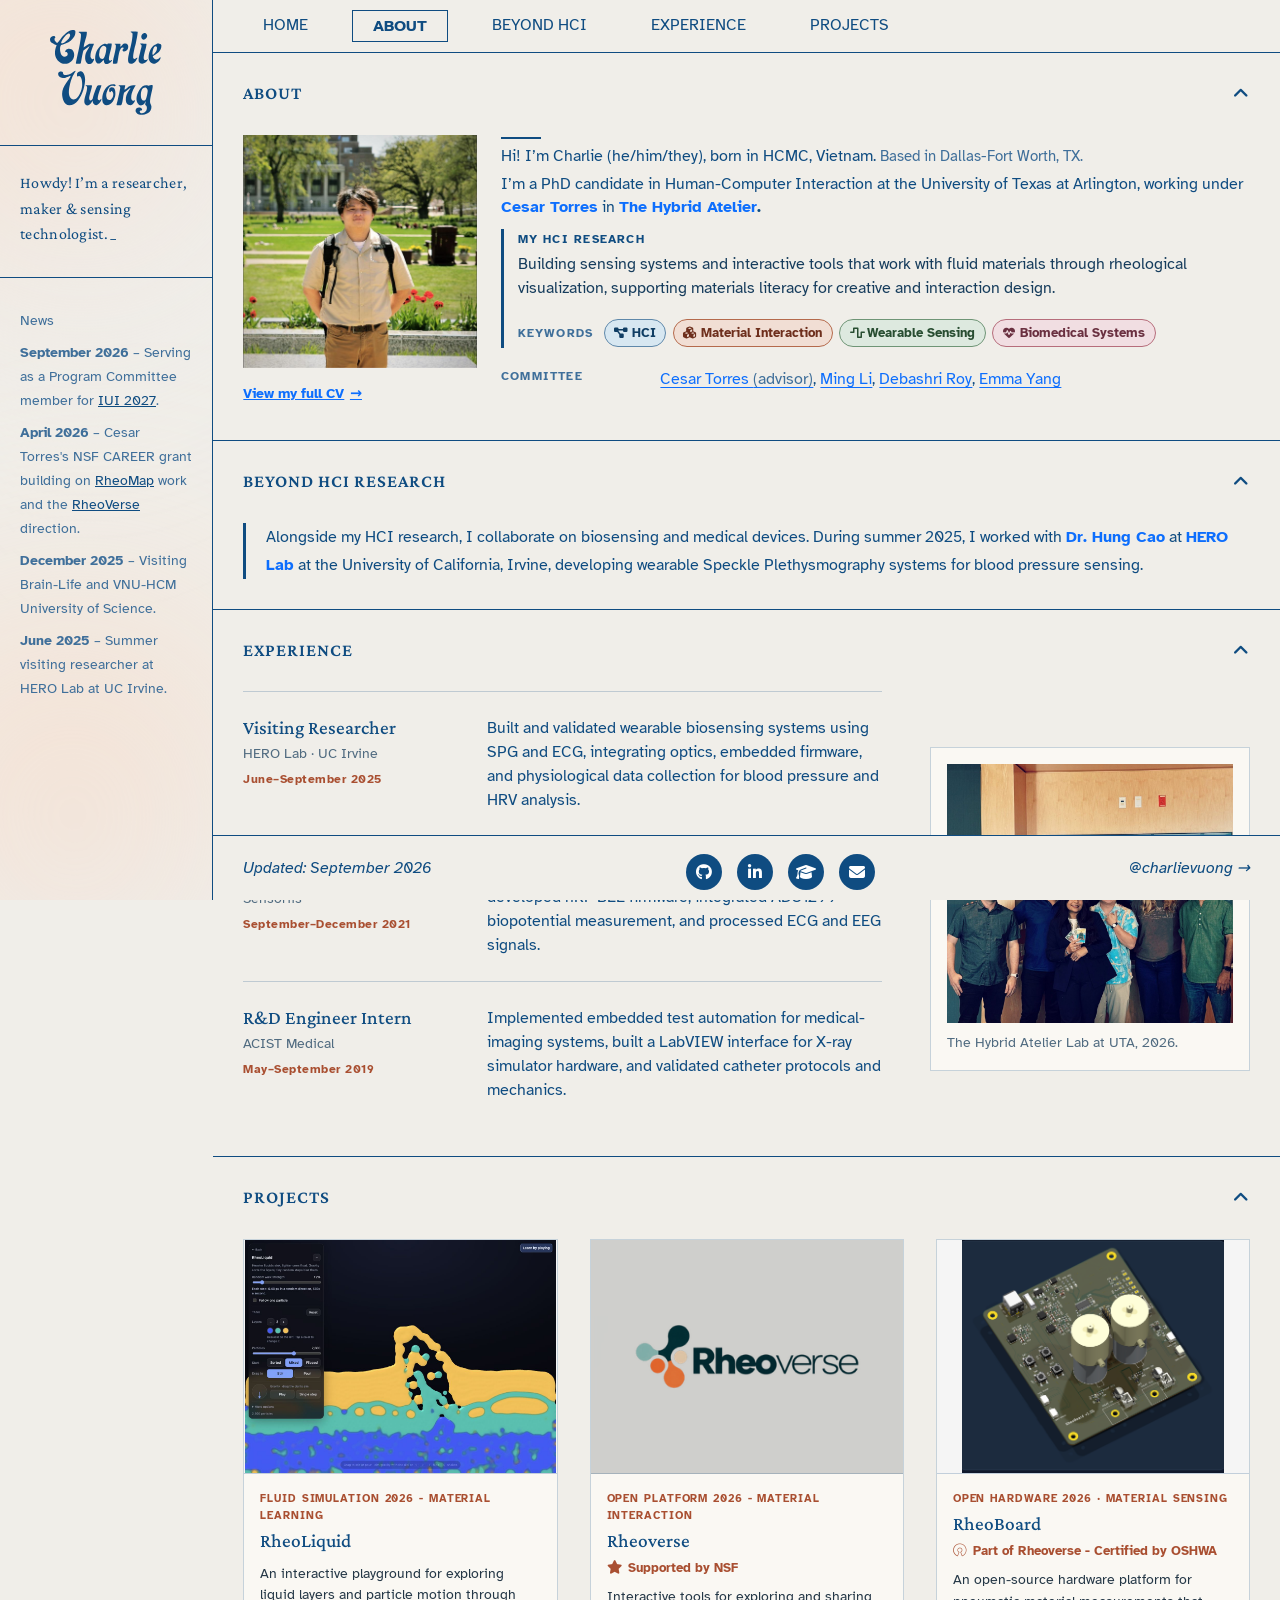
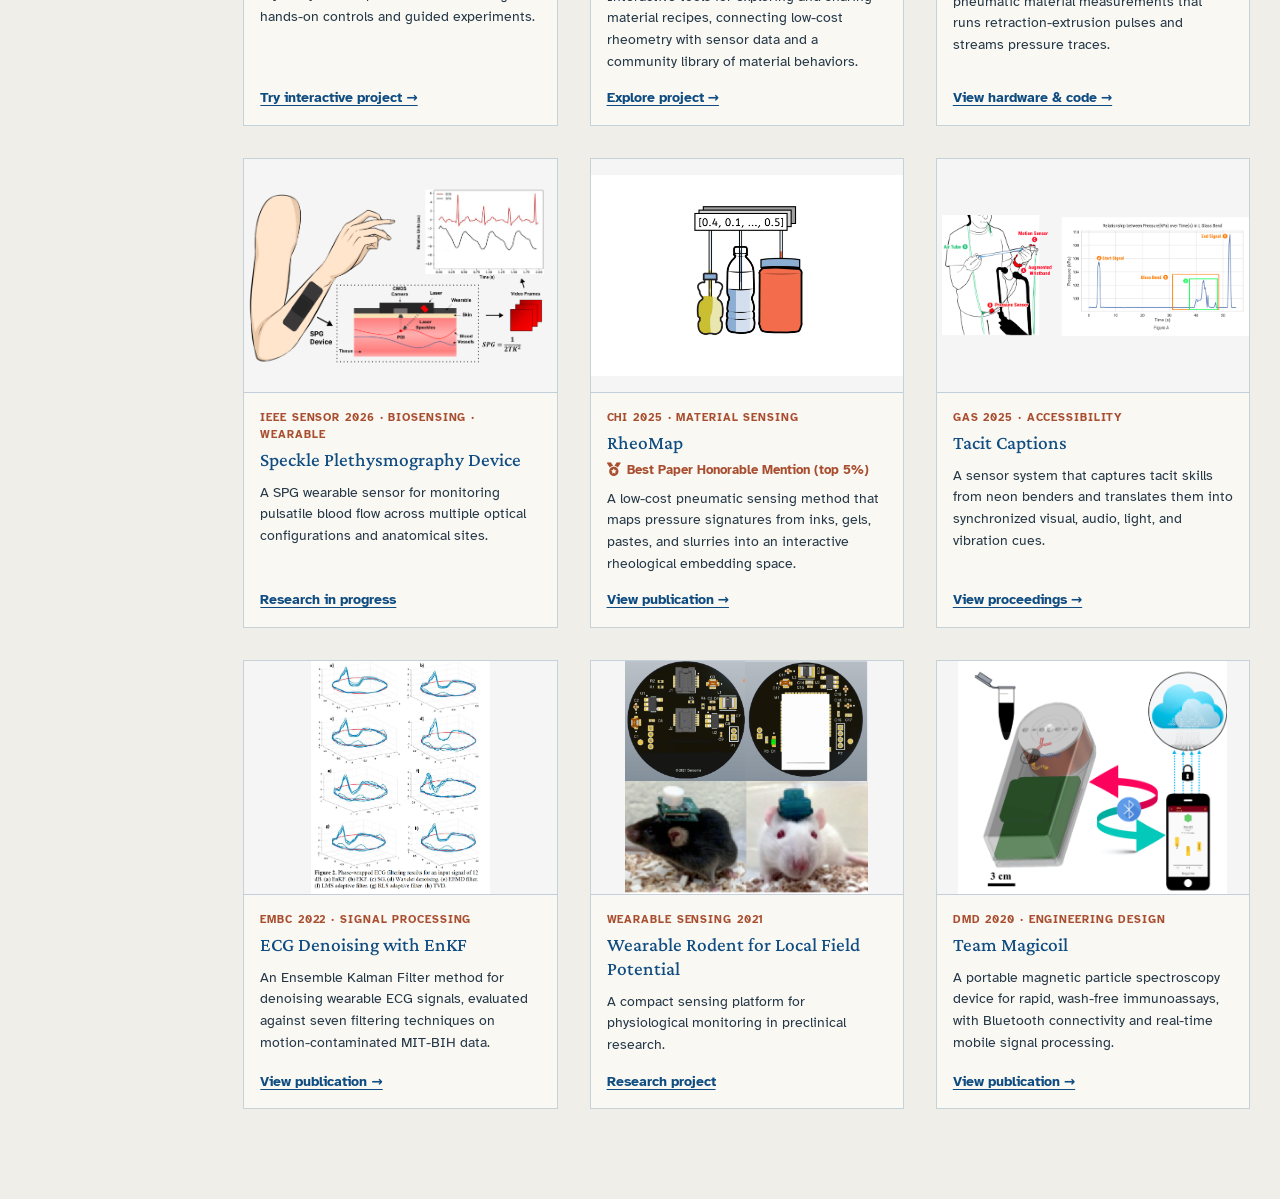
<file: index.html>
<!doctype html>
<html lang="en">
<head>
  <meta charset="utf-8">
  <meta name="viewport" content="width=device-width, initial-scale=1">
  <meta name="description" content="Charlie Vuong — HCI researcher, maker, and sensing technologist.">
  <meta name="theme-color" content="#f0eee9">
  <title>Charlie Vuong — Portfolio</title>
  <link rel="canonical" href="./">
  <meta property="og:type" content="profile">
  <meta property="og:locale" content="en_US">
  <meta property="og:title" content="Charlie Vuong — HCI Researcher">
  <meta property="og:description" content="Research in human-material interaction, wearable sensing, and biomedical systems.">
  <meta property="og:image" content="img/avatar.jpg">
  <meta property="og:image:alt" content="Portrait of Charlie Vuong">
  <meta name="twitter:card" content="summary_large_image">
  <meta name="twitter:title" content="Charlie Vuong — HCI Researcher">
  <meta name="twitter:description" content="Research in human-material interaction, wearable sensing, and biomedical systems.">
  <meta name="twitter:image" content="img/avatar.jpg">
  <link rel="icon" type="image/svg+xml" href="img/logo_lab.svg">
  <link rel="preconnect" href="https://fonts.googleapis.com">
  <link rel="preconnect" href="https://fonts.gstatic.com" crossorigin>
  <link href="https://fonts.googleapis.com/css2?family=Atkinson+Hyperlegible:wght@400;700&family=Crimson+Pro:wght@500;600;700&display=swap" rel="stylesheet">
  <link href="https://cdn.jsdelivr.net/npm/bootstrap@5.3.3/dist/css/bootstrap.min.css" rel="stylesheet" integrity="sha384-QWTKZyjpPEjISv5WaRU9OFeRpok6YctnYmDr5pNlyT2bRjXh0JMhjY6hW+ALEwIH" crossorigin="anonymous">
  <link href="https://cdnjs.cloudflare.com/ajax/libs/font-awesome/6.5.0/css/all.min.css" rel="stylesheet">
  <link rel="stylesheet" href="style.css">
  <link rel="stylesheet" href="preview_concept.css?v=29563fb206fb">
  <script type="application/ld+json">
  {
    "@context": "https://schema.org",
    "@type": "Person",
    "name": "Charlie Vuong",
    "jobTitle": "PhD Student in Human-Computer Interaction",
    "affiliation": {
      "@type": "CollegeOrUniversity",
      "name": "The University of Texas at Arlington"
    },
    "knowsAbout": [
      "Material Interaction",
      "Wearable Sensing",
      "Biomedical Systems",
      "Rheological Visualization"
    ],
    "sameAs": [
      "https://github.com/vuong056",
      "https://www.linkedin.com/in/charlievuong056/",
      "https://scholar.google.com/citations?hl=en&user=ofrGvP0AAAAJ"
    ]
  }
  </script>
  <script type="module" src="main.js"></script>
</head>
<body>
  <a class="skip-link" href="#main-content">Skip to main content</a>
  <div id="top"></div>
  <div class="container-fluid">
    <div class="row">
      <aside class="col-md-3 col-lg-2 sidebar" aria-label="Profile and news">
        <img src="img/Gradient.svg" class="sidebar-deco deco-top" alt="" width="691" height="511">
        <img src="img/Gradient.svg" class="sidebar-deco deco-bottom" alt="" width="691" height="511">
        <div class="logo mb-4"><img src="img/logo.svg" data-fallback="img/logo_lab.svg" alt="Charlie Vuong" class="logo-img" width="183" height="139"></div>
        <div class="introduce"><span>Howdy! I’m a researcher, maker &amp; sensing technologist.</span></div>
        <section class="blog-list" aria-labelledby="concept-news-title">
          <h2 id="concept-news-title" class="visually-hidden-heading">News</h2>
          <small aria-hidden="true">News</small>
          <ul class="list-unstyled mt-2">
            <li class="mb-2"><small><strong>September 2026</strong> – Serving as a Program Committee member for <a href="https://iui.acm.org/2027/" target="_blank" rel="noopener noreferrer">IUI 2027</a>.</small></li>
            <li class="mb-2"><small><strong>April 2026</strong> – Cesar Torres's NSF CAREER grant building on <a href="https://dl.acm.org/doi/10.1145/3706598.3713835">RheoMap</a> work and the <a href="https://rheoverse.cearto.com">RheoVerse</a> direction.</small></li>
            <li class="mb-2"><small><strong>December 2025</strong> – Visiting Brain-Life and VNU-HCM University of Science.</small></li>
            <li><small><strong>June 2025</strong> – Summer visiting researcher at HERO Lab at UC Irvine.</small></li>
          </ul>
        </section>
      </aside>

      <main class="col-md-9 col-lg-10 content" id="main-content">
        <h1 class="visually-hidden-heading">Charlie Vuong — HCI researcher, maker, and sensing technologist</h1>
        <nav class="nav mb-4 top-menu" aria-label="Primary navigation">
          <button class="btn d-lg-none me-2" id="openSidebar" type="button" aria-label="Open profile and news" aria-controls="mobileSidebar" aria-expanded="false"><i class="fa-solid fa-bars" aria-hidden="true"></i></button>
          <a class="mobile-brand" href="#top">Charlie Vuong</a>
          <a class="nav-link me-4" href="#top">Home</a>
          <a class="nav-link me-4" href="#about">About</a>
          <a class="nav-link me-4" href="#research">Beyond HCI</a>
          <a class="nav-link me-4" href="#experience">Experience</a>
          <a class="nav-link" href="#projects">Projects</a>
        </nav>

        <section id="about" class="about mb-5 collapsible" aria-labelledby="about-title">
          <h2 class="section-heading" id="about-title"><button class="section-title" type="button" aria-expanded="true" aria-controls="about-content"><span class="section-title-text">ABOUT</span><i class="fa-solid fa-angle-up" aria-hidden="true"></i></button></h2>
          <div class="section-body" id="about-content">
            <div class="row">
              <div class="col-md-3">
                <img src="img/avatar.jpg" alt="Portrait of Charlie Vuong" class="w-100">
                <a class="cv-link" href="https://docs.google.com/document/d/1UkChJ9Pjp7jN99VILT_q3kMppUvOL39K/edit?usp=sharing&ouid=111994676834631663307&rtpof=true&sd=true" target="_blank" rel="noopener noreferrer">View my full CV <span aria-hidden="true">→</span></a>
              </div>
              <div class="col-md-9">
                <div class="about-intro">
                  <p>Hi! I’m Charlie (he/him/they), born in HCMC, Vietnam. <span class="location">Based in Dallas-Fort Worth, TX.</span></p>
                  <p>I’m a PhD candidate in Human-Computer Interaction at the University of Texas at Arlington, working under <strong><a href="http://cearto.com/" target="_blank" rel="noopener noreferrer">Cesar Torres</a></strong> in <strong><a href="https://hybridatelier.uta.edu/" target="_blank" rel="noopener noreferrer">The Hybrid Atelier</a>.</strong></p>
                </div>
                <section class="research-focus about-research" aria-labelledby="concept-focus-title">
                  <h3 id="concept-focus-title">My HCI research</h3>
                  <p>Building sensing systems and interactive tools that work with fluid materials through rheological visualization, supporting materials literacy for creative and interaction design.</p>
                  <div class="research-keywords">
                    <h4>Keywords</h4>
                    <ul class="keyword-list" aria-label="Research keywords"><li><i class="fa-solid fa-diagram-project" aria-hidden="true"></i>HCI</li><li><i class="fa-solid fa-cubes" aria-hidden="true"></i>Material Interaction</li><li><i class="fa-solid fa-wave-square" aria-hidden="true"></i>Wearable Sensing</li><li><i class="fa-solid fa-heart-pulse" aria-hidden="true"></i>Biomedical Systems</li></ul>
                  </div>
                </section>
                <dl class="about-committee">
                  <dt>Committee</dt>
                  <dd><a href="http://cearto.com/" target="_blank" rel="noopener noreferrer">Cesar Torres <span>(advisor)</span></a>, <a href="https://ranger.uta.edu/~mingli/" target="_blank" rel="noopener noreferrer">Ming Li</a>, <a href="https://debashriroy.github.io" target="_blank" rel="noopener noreferrer">Debashri Roy</a>, <a href="https://www.uta.edu/academics/faculty/profile?user=yiran.yang" target="_blank" rel="noopener noreferrer">Emma Yang</a></dd>
                </dl>
              </div>
            </div>
          </div>
        </section>

        <section id="research" class="mb-5 collapsible" aria-labelledby="research-title">
          <h2 class="section-heading" id="research-title"><button class="section-title" type="button" aria-expanded="true" aria-controls="research-content"><span class="section-title-text">BEYOND HCI RESEARCH</span><i class="fa-solid fa-angle-up" aria-hidden="true"></i></button></h2>
          <div class="section-body" id="research-content">
            <p class="beyond-research-copy">Alongside my HCI research, I collaborate on biosensing and medical devices. During summer 2025, I worked with <strong><a href="https://engineering.uci.edu/users/hung-cao" target="_blank" rel="noopener noreferrer">Dr. Hung Cao</a></strong> at <strong><a href="https://hero.eng.uci.edu/" target="_blank" rel="noopener noreferrer">HERO Lab</a></strong> at the University of California, Irvine, developing wearable Speckle Plethysmography systems for blood pressure sensing.</p>
          </div>
        </section>

        <section id="experience" class="mb-5 collapsible" aria-labelledby="experience-title">
          <h2 class="section-heading" id="experience-title"><button class="section-title" type="button" aria-expanded="true" aria-controls="experience-content"><span class="section-title-text">EXPERIENCE</span><i class="fa-solid fa-angle-up" aria-hidden="true"></i></button></h2>
          <div class="section-body" id="experience-content">
            <div class="concept-experience-layout">
              <div class="concept-experience-list">
                <article class="concept-experience">
                  <header><h3>Visiting Researcher</h3><span class="organization">HERO Lab · UC Irvine</span><time datetime="2025-06/2025-09">June–September 2025</time></header>
                  <p>Built and validated wearable biosensing systems using SPG and ECG, integrating optics, embedded firmware, and physiological data collection for blood pressure and HRV analysis.</p>
                </article>
                <article class="concept-experience">
                  <header><h3>Research Engineer</h3><span class="organization">Sensoriis</span><time datetime="2021-09/2021-12">September–December 2021</time></header>
                  <p>Designed embedded biomedical signal acquisition, developed nRF BLE firmware, integrated ADS1299 biopotential measurement, and processed ECG and EEG signals.</p>
                </article>
                <article class="concept-experience">
                  <header><h3>R&amp;D Engineer Intern</h3><span class="organization">ACIST Medical</span><time datetime="2019-05/2019-09">May–September 2019</time></header>
                  <p>Implemented embedded test automation for medical-imaging systems, built a LabVIEW interface for X-ray simulator hardware, and validated catheter protocols and mechanics.</p>
                </article>
              </div>
              <figure class="concept-experience-figure">
                <img src="img/hybrid_atelier_lab.png" data-fallback="img/project.svg" alt="Charlie Vuong with The Hybrid Atelier Lab at UTA" width="1024" height="928" loading="lazy" decoding="async">
                <figcaption>The Hybrid Atelier Lab at UTA, 2026.</figcaption>
              </figure>
            </div>
          </div>
        </section>

        <section id="projects" class="collapsible" aria-labelledby="projects-title">
          <h2 class="section-heading" id="projects-title"><button class="section-title" type="button" aria-expanded="true" aria-controls="projects-content"><span class="section-title-text">PROJECTS</span><i class="fa-solid fa-angle-up" aria-hidden="true"></i></button></h2>
          <div class="section-body" id="projects-content">
            <div class="concept-project-grid">
              <article class="concept-project"><a href="rheoliquid.html"><div class="concept-project-media"><img src="img/rheoliquid-simulation.jpg?v=f192f4809e27" data-fallback="img/project.svg" alt="RheoLiquid simulation showing blue, teal, and yellow fluid layers being stirred, with interactive controls" width="1200" height="900" loading="lazy" decoding="async"></div><div class="concept-project-copy"><small class="concept-project-meta">Fluid Simulation 2026 - Material Learning</small><h3>RheoLiquid</h3><p>An interactive playground for exploring liquid layers and particle motion through hands-on controls and guided experiments.</p><span class="concept-project-action">Try interactive project →</span></div></a></article>
              <article class="concept-project"><a href="https://rheoverse.cearto.com" target="_blank" rel="noopener noreferrer"><div class="concept-project-media concept-project-media-rheoverse"><img src="img/rheoverse-logo.png" data-fallback="img/project.svg" alt="Rheoverse logo with connected teal and orange circles" width="386" height="100" loading="lazy" decoding="async"></div><div class="concept-project-copy"><small class="concept-project-meta">Open Platform 2026 - Material Interaction</small><h3>Rheoverse</h3><p class="concept-project-award"><i class="fa-solid fa-star" aria-hidden="true"></i>Supported by NSF</p><p>Interactive tools for exploring and sharing material recipes, connecting low-cost rheometry with sensor data and a community library of material behaviors.</p><span class="concept-project-action">Explore project →</span></div></a></article>
              <article class="concept-project"><a href="https://github.com/The-Hybrid-Atelier/RheoBoard" target="_blank" rel="noopener noreferrer"><div class="concept-project-media"><img src="img/rheoboard-v105.png" data-fallback="img/project.svg" alt="Angled 3D render of the RheoBoard v1.05 circuit board with two pumps" width="1084" height="966" loading="lazy" decoding="async"></div><div class="concept-project-copy"><small class="concept-project-meta">Open Hardware 2026 · Material Sensing</small><h3>RheoBoard</h3><p class="concept-project-award"><i class="fa-brands fa-osi" aria-hidden="true"></i>Part of Rheoverse - Certified by OSHWA</p><p>An open-source hardware platform for pneumatic material measurements that runs retraction-extrusion pulses and streams pressure traces.</p><span class="concept-project-action">View hardware &amp; code →</span></div></a></article>
              <article class="concept-project"><div class="concept-project-inner"><div class="concept-project-media"><img src="img/hero_lab/spg.png" data-fallback="img/project.svg" alt="" width="1405" height="875" loading="lazy" decoding="async"></div><div class="concept-project-copy"><small class="concept-project-meta">IEEE SENSOR 2026 · BIOSENSING · WEARABLE</small><h3>Speckle Plethysmography Device</h3><p>A SPG wearable sensor for monitoring pulsatile blood flow across multiple optical configurations and anatomical sites.</p><span class="concept-project-action">Research in progress</span></div></div></article>
              <article class="concept-project"><a href="https://dl.acm.org/doi/10.1145/3706598.3713835" target="_blank" rel="noopener noreferrer"><div class="concept-project-media"><img src="img/rheomap.png" data-fallback="img/project.svg" alt="" width="1242" height="800" loading="lazy" decoding="async"></div><div class="concept-project-copy"><small class="concept-project-meta">CHI 2025 · Material Sensing</small><h3>RheoMap</h3><p class="concept-project-award"><i class="fa-solid fa-medal" aria-hidden="true"></i>Best Paper Honorable Mention (top 5%)</p><p>A low-cost pneumatic sensing method that maps pressure signatures from inks, gels, pastes, and slurries into an interactive rheological embedding space.</p><span class="concept-project-action">View publication →</span></div></a></article>
              <article class="concept-project"><a href="https://www.glassart.org/membership/conference-journals/" target="_blank" rel="noopener noreferrer"><div class="concept-project-media"><img src="img/neonbending.png_ha.png" data-fallback="img/project.svg" alt="" width="3375" height="1304" loading="lazy" decoding="async"></div><div class="concept-project-copy"><small class="concept-project-meta">GAS 2025 · Accessibility</small><h3>Tacit Captions</h3><p>A sensor system that captures tacit skills from neon benders and translates them into synchronized visual, audio, light, and vibration cues.</p><span class="concept-project-action">View proceedings →</span></div></a></article>
              <article class="concept-project"><a href="https://ieeexplore.ieee.org/document/9871884" target="_blank" rel="noopener noreferrer"><div class="concept-project-media"><img src="img/hero_lab/ECG_EnKF.png" data-fallback="img/project.svg" alt="" width="954" height="1246" loading="lazy" decoding="async"></div><div class="concept-project-copy"><small class="concept-project-meta">EMBC 2022 · Signal processing</small><h3>ECG Denoising with EnKF</h3><p>An Ensemble Kalman Filter method for denoising wearable ECG signals, evaluated against seven filtering techniques on motion-contaminated MIT-BIH data.</p><span class="concept-project-action">View publication →</span></div></a></article>
              <article class="concept-project"><div class="concept-project-inner"><div class="concept-project-media"><img src="img/hero_lab/rodent2.png" data-fallback="img/project.svg" alt="" width="769" height="737" loading="lazy" decoding="async"></div><div class="concept-project-copy"><small class="concept-project-meta">Wearable Sensing 2021</small><h3>Wearable Rodent for Local Field Potential</h3><p>A compact sensing platform for physiological monitoring in preclinical research.</p><span class="concept-project-action">Research project</span></div></div></article>
              <article class="concept-project"><a href="https://doi.org/10.1115/DMD2020-9054" target="_blank" rel="noopener noreferrer"><div class="concept-project-media"><img src="img/Magicoil.png" data-fallback="img/project.svg" alt="" width="1214" height="1052" loading="lazy" decoding="async"></div><div class="concept-project-copy"><small class="concept-project-meta">DMD 2020 · Engineering design</small><h3>Team Magicoil</h3><p>A portable magnetic particle spectroscopy device for rapid, wash-free immunoassays, with Bluetooth connectivity and real-time mobile signal processing.</p><span class="concept-project-action">View publication →</span></div></a></article>
            </div>
          </div>
        </section>

        <footer class="text-center d-flex">
          <p>Updated: September 2026</p>
          <nav class="mt-2 icon_social" aria-label="Social and contact links">
            <a class="social-link" href="https://github.com/vuong056" target="_blank" rel="noopener noreferrer" aria-label="GitHub"><i class="fa-brands fa-github" aria-hidden="true"></i></a>
            <a class="social-link" href="https://www.linkedin.com/in/charlievuong056/" target="_blank" rel="noopener noreferrer" aria-label="LinkedIn"><i class="fa-brands fa-linkedin-in" aria-hidden="true"></i></a>
            <a class="social-link" href="https://scholar.google.com/citations?hl=en&amp;user=ofrGvP0AAAAJ" target="_blank" rel="noopener noreferrer" aria-label="Google Scholar"><i class="fa-solid fa-graduation-cap" aria-hidden="true"></i></a>
            <a class="social-link" href="mailto:hxv6892@mavs.uta.edu" aria-label="Email"><i class="fa-solid fa-envelope" aria-hidden="true"></i></a>
          </nav>
          <p><a class="footer-handle" href="https://x.com/vuong_char22802" target="_blank" rel="noopener noreferrer">@charlievuong →</a></p>
        </footer>
      </main>
    </div>
  </div>

  <aside class="mobile-sidebar d-lg-none" id="mobileSidebar" aria-label="Mobile profile and news" aria-hidden="true">
    <div class="d-flex justify-content-between align-items-center mb-4 t_t">
      <div class="logo"><img src="img/logo.svg" data-fallback="img/logo_lab.svg" alt="Charlie Vuong" class="logo-img" width="183" height="139"></div>
      <button class="btn" id="closeSidebar" type="button" aria-label="Close profile and news"><i class="fa-solid fa-xmark" aria-hidden="true"></i></button>
    </div>
    <div class="introduce"><span>Hi! I’m a researcher, maker &amp; sensing technologist.</span></div>
    <nav class="mobile-nav" aria-label="Mobile primary navigation">
      <a href="#top">Home</a><a href="#about">About</a><a href="#research">Beyond HCI</a><a href="#experience">Experience</a><a href="#projects">Projects</a>
    </nav>
    <div class="blog-list">
      <small>News</small>
      <p class="mt-2"><small><strong>September 2026</strong> – Serving as a Program Committee member for <a href="https://iui.acm.org/2027/" target="_blank" rel="noopener noreferrer">IUI 2027</a>.</small></p>
      <p class="mt-2"><small><strong>April 2026</strong> – Cesar Torres's NSF CAREER grant building on <a href="https://dl.acm.org/doi/10.1145/3706598.3713835">RheoMap</a> work and the <a href="https://rheoverse.cearto.com">RheoVerse</a> direction.</small></p>
    </div>
  </aside>
  <button class="mobile-overlay" id="mobileOverlay" type="button" aria-label="Close profile and news"></button>
</body>
</html>
</file>
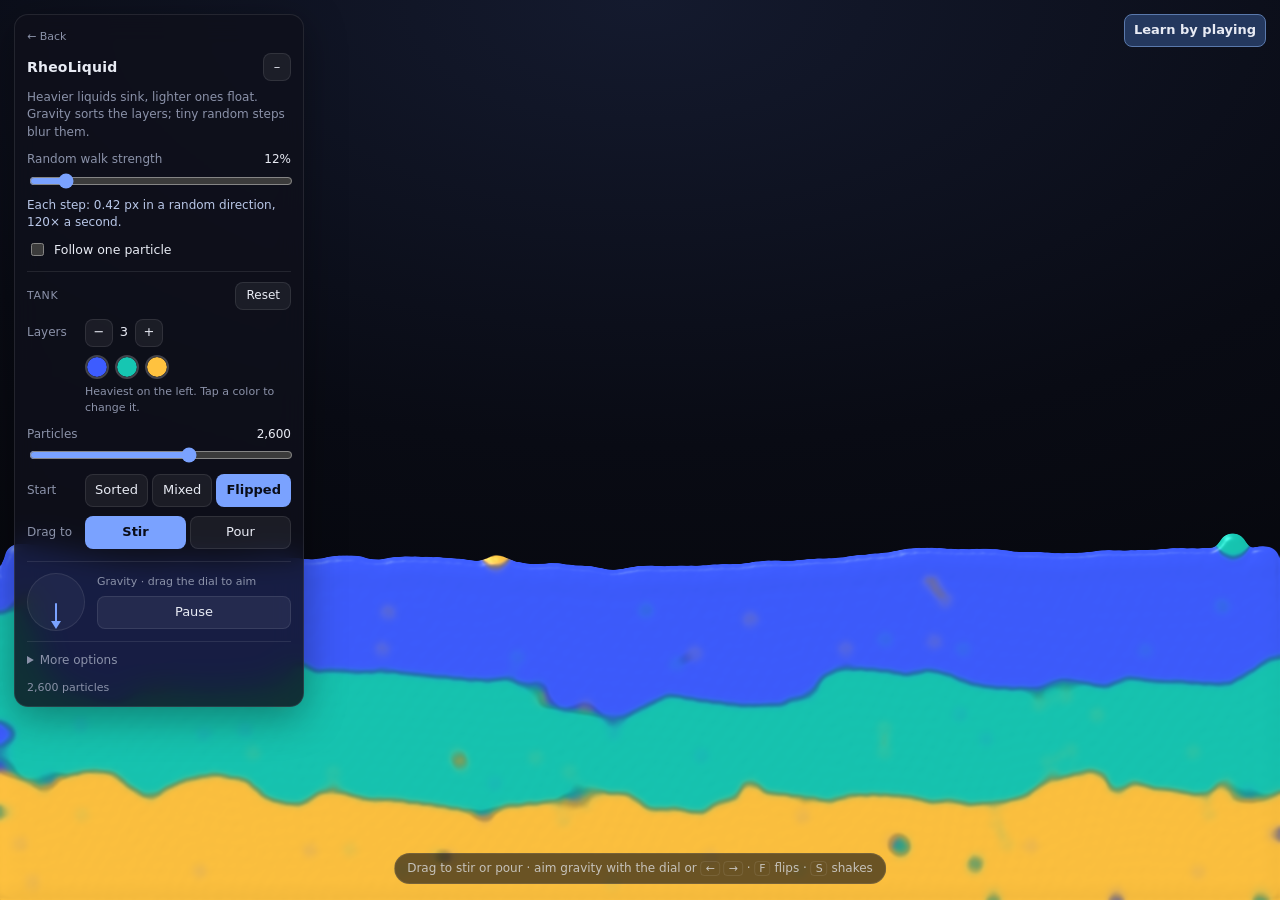
<file: rheoliquid.html>
<!doctype html>
<html lang="en">
<head>
<meta charset="utf-8">
<meta name="viewport" content="width=device-width,initial-scale=1,viewport-fit=cover">
<title>RheoLiquid</title>
<meta name="description" content="Explore fluid layers and particle motion through interactive simulations and guided experiments.">
<style>
  /* Single dark look: one full-screen liquid tank, a control dock on the left, one shared explainer dock on the right. */
  :root{--bg:#06070c;--panel:rgba(15,17,27,.82);--sheet:rgba(15,19,32,.97);--line:rgba(255,255,255,.09);--text:#e8ebf4;--mut:#8b92a9;--acc:#7aa2ff;
    --sat:env(safe-area-inset-top,0px);--sar:env(safe-area-inset-right,0px);--sab:env(safe-area-inset-bottom,0px);--sal:env(safe-area-inset-left,0px);color-scheme:dark}
  *{box-sizing:border-box}
  html,body{margin:0;height:100%;color:var(--text);font:13px/1.45 ui-sans-serif,system-ui,-apple-system,"Segoe UI",sans-serif;overflow:hidden;
    background:radial-gradient(120% 90% at 50% 0%,#141a2e 0%,#090b14 55%,#05060a 100%);touch-action:auto;-webkit-user-select:none;user-select:none}
  #stage{position:fixed;inset:0;cursor:crosshair;touch-action:none}
  canvas{position:absolute;inset:0;width:100%;height:100%;display:block}
  #c.goo{filter:url(#liquid-goo)}
  #o{pointer-events:none}
  .panel{position:fixed;top:calc(14px + var(--sat));left:calc(14px + var(--sal));width:290px;max-height:calc(100dvh - 28px - var(--sat) - var(--sab));overflow-y:auto;background:var(--panel);backdrop-filter:blur(14px);-webkit-backdrop-filter:blur(14px);
    border:1px solid var(--line);border-radius:14px;padding:12px 12px 10px;z-index:5;box-shadow:0 10px 40px rgba(0,0,0,.35)}
  .panel.min .body{display:none}
  a:focus-visible,button:focus-visible,input:focus-visible,.dial:focus-visible{outline:2px solid var(--acc);outline-offset:3px}
  [hidden]{display:none!important}
  .portfolio-link{display:inline-block;margin-bottom:8px;color:var(--mut);font-size:11px;text-decoration:none}
  .portfolio-link:hover{color:var(--text);text-decoration:underline}
  .walk-note{color:#b9c7e8;font-size:12px;margin:6px 0 0}
  .transport{display:flex;gap:6px;margin-top:10px}.transport button{flex:1}
  .legend{display:flex;gap:10px;margin:8px 0;color:var(--mut);font-size:11px}.legend i{display:inline-block;width:7px;height:7px;border-radius:50%;margin-right:4px}
  @media(max-width:600px){button{min-height:36px}.panel{max-height:65dvh}}
  .head{display:flex;align-items:center;justify-content:space-between;gap:8px}
  .title{font-weight:650;letter-spacing:.2px;font-size:14px}
  button{font:inherit;color:var(--text);background:rgba(255,255,255,.06);border:1px solid var(--line);border-radius:8px;padding:6px 9px;cursor:pointer}
  button:hover{background:rgba(255,255,255,.11)}
  button.on{background:var(--acc);border-color:transparent;color:#0a0d18;font-weight:600}
  .icon{width:28px;height:28px;padding:0;display:grid;place-items:center}
  .seg{display:grid;grid-auto-flow:column;grid-auto-columns:1fr;gap:4px;margin-top:10px}
  .desc{color:var(--mut);margin:8px 0 4px;font-size:12px}
  .label{color:var(--mut);font-size:11px;text-transform:uppercase;letter-spacing:.6px;margin-top:10px}
  .seg{margin-top:5px}
  .slider{display:grid;grid-template-columns:1fr auto;gap:2px 8px;margin-top:10px}
  .slider span{color:var(--mut);font-size:12px}
  .slider output{font-variant-numeric:tabular-nums;font-size:12px}
  .slider input{grid-column:1/3;width:100%;accent-color:var(--acc)}
  .check{display:flex;align-items:center;gap:7px;margin-top:9px;color:var(--text);font-size:12.5px;cursor:pointer}
  .check input{accent-color:var(--acc)}
  .row{display:flex;gap:5px;margin-top:11px;flex-wrap:wrap}
  .row button{flex:1}
  .swatches{display:flex;gap:6px;margin-top:7px}
  .sw{width:26px;height:26px;border-radius:50%;padding:0;border:2px solid transparent}
  .sw.on{border-color:#fff}
  .gravity{display:flex;gap:12px;align-items:center;margin-top:12px;padding-top:11px;border-top:1px solid var(--line)}
  .dial{flex:none;width:58px;height:58px;border-radius:50%;border:1px solid var(--line);background:rgba(255,255,255,.04);position:relative;cursor:grab;touch-action:none}
  .arrow{position:absolute;left:50%;top:50%;width:24px;height:2px;background:var(--acc);transform-origin:0 50%;border-radius:2px}
  .arrow::after{content:"";position:absolute;right:-2px;top:-4px;border-left:8px solid var(--acc);border-top:5px solid transparent;border-bottom:5px solid transparent}
  .gcol{flex:1;min-width:0}
  .gcol .slider{margin-top:0}
  .glabel{color:var(--mut);font-size:11px;margin-bottom:6px}
  .gcol .transport{margin-top:0}
  .group{margin-top:12px;padding-top:10px;border-top:1px solid var(--line)}
  .grouphead{display:flex;align-items:center;justify-content:space-between}.grouphead .label{margin-top:0}
  .mini{font-size:12px;padding:4px 10px}
  .trow{display:flex;align-items:center;gap:8px;margin-top:9px}
  .tlabel{color:var(--mut);font-size:12px;flex:none;width:50px}
  .trow .seg{flex:1;margin-top:0}
  .chips{display:flex;gap:6px;flex-wrap:wrap;margin:8px 0 0 58px}
  .chips input{-webkit-appearance:none;appearance:none;flex:none;width:24px;height:24px;border:2px solid rgba(255,255,255,.22);border-radius:50%;padding:0;background:none;cursor:pointer}
  .chips input::-webkit-color-swatch-wrapper{padding:0}.chips input::-webkit-color-swatch{border:none;border-radius:50%}.chips input::-moz-color-swatch{border:none;border-radius:50%}
  .chips input:hover{border-color:rgba(255,255,255,.6)}
  .stepper{display:flex;align-items:center;gap:4px}
  .stepper output{min-width:14px;text-align:center;font-variant-numeric:tabular-nums;font-size:13px}
  .micro{color:var(--mut);font-size:11px;margin:5px 0 0 58px}
  .more{margin-top:10px;border-top:1px solid var(--line);padding-top:8px}
  .more summary{cursor:pointer;color:var(--mut);font-size:12px;padding:2px 0}
  .more summary:hover{color:var(--text)}
  .more #tilt{width:100%;margin-top:10px;font-size:12px}
  .foot{margin-top:9px;color:var(--mut);font-size:11px;font-variant-numeric:tabular-nums;display:flex;justify-content:space-between}
  section[hidden]{display:none}
  .hint{position:fixed;left:50%;bottom:calc(16px + var(--sab));transform:translateX(-50%);color:rgba(232,235,244,.72);font-size:12px;background:rgba(10,12,20,.6);
    padding:6px 12px;border-radius:20px;border:1px solid var(--line);white-space:nowrap;pointer-events:none;max-width:calc(100% - 24px);overflow:hidden;text-overflow:ellipsis;transition:opacity .8s}
  .hint.faded{opacity:.35}
  .hint .tch{display:none}
  kbd{font:inherit;font-size:11px;padding:0 4px;border:1px solid var(--line);border-radius:4px}
  @media (max-width:600px){.panel{width:auto;right:calc(10px + var(--sar));left:calc(10px + var(--sal));top:calc(10px + var(--sat))}.hint .kb{display:none}.hint .tch{display:inline}}
  @media (hover:none) and (pointer:coarse){.hint .kb{display:none}.hint .tch{display:inline}}
#learnToggle{position:fixed;right:calc(14px + var(--sar));top:calc(14px + var(--sat));z-index:7;background:#24385e;border-color:#5a79ac;font-weight:600}
#learnToggle[aria-expanded="true"]{background:#95b4ff;color:#0b1220;border-color:transparent}
/* Right dock: the guided experiments and the particle inspector share one slot, so the middle of the tank stays clear. */
#learnPanel,#particleInspector{position:fixed;right:calc(14px + var(--sar));top:calc(62px + var(--sat));bottom:auto;left:auto;transform:none;width:330px;max-width:calc(100% - 28px);max-height:calc(100dvh - 80px - var(--sat) - var(--sab));overflow:auto;overscroll-behavior:contain;z-index:6;background:var(--sheet);border:1px solid var(--line);box-shadow:0 16px 60px #0006;touch-action:pan-y}
#learnPanel{padding:18px;border-radius:16px;user-select:text}
#learnPanel h2{font-size:19px;line-height:1.2;font-weight:600;margin:16px 0 8px;letter-spacing:-.3px}
#learnPanel .lp-title{font-size:13px}
#lessonStatus:empty,#pathLessonNote:empty{display:none}
#learnPanel p{margin:8px 0;color:#bdc6dc;line-height:1.55}
#learnPanel .eyebrow{font-size:10px;letter-spacing:1px;color:#9fb7e1;font-weight:600}
.lesson-tabs{display:flex;gap:6px;margin-top:14px}.lesson-tabs button{flex:1}
.lesson-tabs [aria-pressed="true"]{color:#0b1220;background:#95b4ff}
.question{padding:10px 12px;background:#1c2940;border-radius:9px;margin-top:8px}.question p{color:#e8efff!important}
#lessonSteps{padding-left:19px;color:#d8deec;margin:12px 0}#lessonSteps li{padding:0 0 5px 4px}
.lesson-actions{display:flex;gap:7px;flex-wrap:wrap}.lesson-actions button{flex:1;min-width:100px;padding:9px 10px}.lesson-actions button:first-child{background:#7aa2ff;color:#091122;border-color:transparent;font-weight:600}
#lessonStatus{font-size:12px;color:#a9bce0!important;min-height:20px}
.measurements{margin:10px 0;background:#17233a;border-radius:8px;padding:10px;font-variant-numeric:tabular-nums;color:#dfebff;white-space:pre-line}
#learnPanel details{margin-top:12px;border-top:1px solid var(--line);padding-top:12px}#learnPanel summary{cursor:pointer;font-weight:600}#learnPanel .caveat{font-size:12px;color:#919fbb}
.lesson-footer{display:flex;align-items:center;justify-content:space-between;gap:6px;margin-top:18px}.lesson-footer span{color:var(--mut);font-size:11px}.lesson-footer button{font-size:12px}button:disabled{opacity:.45;cursor:default}
/* Phones: liquid settles at the bottom, so both explainers drop down from the top, over the empty air. */
@media(max-width:760px){#learnToggle{top:calc(10px + var(--sat));right:calc(10px + var(--sar))}
  #learnPanel,#particleInspector{top:calc(60px + var(--sat));left:calc(10px + var(--sal));right:calc(10px + var(--sar));width:auto;max-width:none;max-height:min(46dvh,calc(100dvh - 120px - var(--sat)))}
  #learnPanel{padding:14px}#learnPanel h2{font-size:19px;margin-top:14px}
  .panel{max-width:calc(100% - 155px)}.panel:not(.min){max-width:none;z-index:8}.panel .title{font-size:12px}.panel.min{width:auto;right:auto}}

#particleInspector{padding:14px;border-radius:14px}
#particleInspector strong{font-size:13px}#particleInspector .inspector-note{font-size:11px;color:#a8b6cf;line-height:1.45;margin:7px 0 0}
#stepDiagram{position:static;display:block;width:100%;height:auto;margin-top:8px;background:#0b1120;border-radius:8px}
.step-key{display:flex;gap:13px;font-size:11px;margin:8px 0}.step-key i{display:inline-block;width:12px;height:3px;vertical-align:middle;margin-right:4px}
#stepNumbers{display:block;font-size:12px;font-variant-numeric:tabular-nums;white-space:pre-line;color:#eef3ff;min-height:34px}
#nextParticleStep{background:#7aa2ff;color:#0a1220}#pickParticle[aria-pressed="true"]{background:#324977}

#pathComparison{position:static;display:block;width:100%;height:auto;margin-top:10px;background:#0b1120;border-radius:8px}
#pathTotals{display:block;font-size:12px;font-variant-numeric:tabular-nums;white-space:pre-line;color:#eef3ff}
#particleInspector .actual-key{background:repeating-linear-gradient(to right,#77dfff 0 4px,transparent 4px 6px)}
#restartPaths{margin-top:10px}#latestStepDetail{margin-top:12px;border-top:1px solid var(--line);padding-top:10px}#latestStepDetail summary{cursor:pointer;color:#d6e2f7;font-size:12px}
.path-guided #pathComparison{max-width:320px;margin-left:auto;margin-right:auto}
#pathLessonOpen{margin-top:10px;width:100%;border-color:#5a79ac;color:#c8d9ff}
#pathLessonBox{margin-top:10px;padding:12px;background:#17233a;border-radius:9px}
#pathLessonBox p{font-size:12px;line-height:1.5;color:#ced9ec;margin:8px 0}
#pathLessonBox #pathLessonNote{font-size:11px;color:#a7b8d4}
#pathLessonResult{font-size:12px;color:#fff;white-space:pre-line;font-variant-numeric:tabular-nums}
#pathLessonAction{background:#7aa2ff;color:#091122}
.path-guided #pathScale,.path-guided #pathExplanation,.path-guided #restartPaths,.path-guided #slowRow,.path-guided #particleStatus{display:none}
@media(max-width:760px){#particleInspector.path-guided{max-height:min(58dvh,calc(100dvh - 120px - var(--sat)))}}
</style>
</head>
<body>
<svg width="0" height="0" style="position:absolute" aria-hidden="true">
  <filter id="liquid-goo" color-interpolation-filters="sRGB">
    <feGaussianBlur id="gooBlur" in="SourceGraphic" stdDeviation="7"/>
    <feColorMatrix values="1 0 0 0 0  0 1 0 0 0  0 0 1 0 0  0 0 0 22 -9" result="goo"/>
    <feComposite in="SourceGraphic" in2="goo" operator="atop"/>
  </filter>
</svg>

<div id="stage"><canvas id="g" aria-hidden="true"></canvas><canvas id="c" role="img" aria-label="Interactive liquid layers and particle motion"></canvas><canvas id="o" aria-hidden="true"></canvas></div>

<div class="panel" id="panel">
  <a class="portfolio-link" href="./#projects">← Back</a>
  <div class="head"><div class="title">RheoLiquid</div><button class="icon" id="collapse" title="Hide panel" aria-label="Hide controls" aria-expanded="true">–</button></div>
  <div class="body">
    <p class="desc" id="desc"></p>

    <section>
      <label class="slider"><span>Random walk strength</span><output id="tempOut"></output>
        <input id="temp" type="range" min="0" max="3" step="0.01" value="0.35"></label>
      <p class="walk-note" id="walkReadout"></p>
      <label class="check"><input type="checkbox" id="inspectParticle"> Follow one particle</label>

      <div class="group" id="tank">
        <div class="grouphead"><span class="label">Tank</span><button id="resetL" class="mini">Reset</button></div>
        <div class="trow"><span class="tlabel">Layers</span>
          <div class="stepper"><button id="layerLess" class="icon" aria-label="Fewer layers">−</button><output id="layerOut" aria-live="polite">3</output><button id="layerMore" class="icon" aria-label="More layers">+</button></div></div>
        <div class="chips" id="chips"></div>
        <p class="micro">Heaviest on the left. Tap a color to change it.</p>
        <label class="slider"><span>Particles</span><output id="countOut"></output>
          <input id="count" type="range" min="400" max="4000" step="100" value="2600"></label>
        <div class="trow"><span class="tlabel">Start</span><div class="seg" id="startMode">
          <button data-start="sorted" title="Heavy at the bottom, already settled">Sorted</button><button data-start="mixed" title="All liquids stirred together">Mixed</button><button data-start="flipped" class="on" title="Light at the bottom, heavy on top">Flipped</button></div></div>
      </div>

      <div class="trow"><span class="tlabel">Drag to</span><div class="seg" id="tools" aria-label="What dragging does">
        <button data-tool="stir" class="on" aria-pressed="true">Stir</button><button data-tool="pour" aria-pressed="false">Pour</button></div></div>
      <div class="swatches" id="swatches" hidden></div>
    </section>

    <div class="gravity">
      <div class="dial" id="dial" role="slider" tabindex="0" aria-label="Gravity direction" aria-valuemin="0" aria-valuemax="359" aria-valuenow="90" title="Drag or use arrow keys to aim gravity"><div class="arrow" id="arrow"></div></div>
      <div class="gcol">
        <div class="glabel">Gravity · drag the dial to aim</div>
        <div class="transport"><button id="pause" aria-pressed="false">Pause</button><button id="step" hidden>Single step</button></div>
      </div>
    </div>

    <details class="more" id="more"><summary>More options</summary>
      <section>
        <label class="check"><input type="checkbox" id="paths"> Show particle trails</label>
        <label class="check"><input type="checkbox" id="goo" checked> Smooth liquid look</label>
        <div class="row"><button id="flip">Flip gravity</button><button id="shake">Shake</button></div>
      </section>
      <label class="slider"><span>Gravity strength</span><output id="gmagOut"></output>
        <input id="gmag" type="range" min="0" max="2" step="0.01" value="1"></label>
      <button id="tilt">Use device tilt</button>
    </details>
    <div class="foot"><span id="stats"></span><span id="fps"></span></div>
  </div>
</div>
<div class="hint" id="hint"></div>
<button id="learnToggle" aria-expanded="false" aria-controls="learnPanel">Learn by playing</button>
<aside id="learnPanel" aria-label="Guided random-walk experiments">
  <div class="head"><strong class="lp-title">Learn by playing</strong><button id="learnClose" class="icon" aria-label="Close learning panel">×</button></div>
  <nav class="lesson-tabs" aria-label="Choose an experiment">
    <button data-lesson="0" aria-pressed="true">1 · Liquid</button>
    <button data-lesson="1" aria-pressed="false">2 · Paths</button>
  </nav>
  <h2 id="lessonTitle"></h2>
  <div class="question"><span class="eyebrow">GUESS</span><p id="lessonQuestion"></p></div>
  <ol id="lessonSteps"></ol>
  <div class="lesson-actions" id="lessonActions"></div>
  <p id="lessonStatus" role="status"></p>
  <details id="lessonDetails"><summary>Why?</summary><p id="lessonWhy"></p></details>
  <div class="lesson-footer"><button id="lessonBack">Previous</button><span id="lessonCount">1 of 2</span><button id="lessonNext">Next experiment</button></div>
</aside>


<aside id="particleInspector" aria-label="Compare random steps with liquid movement">
  <div class="head"><strong id="particleTitle">Following one particle</strong><button id="closeInspector" class="icon" aria-label="Hide particle inspector">×</button></div>
  <p class="inspector-note">The white ring marks it. The white line shows where it has been.</p>
  <div class="row" id="particleManualControls"><button id="nextParticleStep">Next step</button><button id="inspectorPlay">Pause</button><button id="pickParticle">Pick another</button></div>
  <button id="pathLessonOpen" aria-expanded="false" aria-controls="pathLessonBox">Experiment: why do the two paths differ?</button>
  <section id="pathLessonBox" hidden aria-label="Guided two-path experiment">
    <div class="head"><strong id="pathLessonHeading">Predict first</strong><button id="pathLessonClose" class="icon" aria-label="Exit two-path experiment">×</button></div>
    <p id="pathLessonPrompt"></p>
    <div id="pathLessonResult" role="status"></div>
    <div class="row"><button id="pathLessonAction">Run with random walk off</button><button id="pathLessonRestart" hidden>Start over</button></div>
    <p id="pathLessonNote"></p>
  </section>

  <div class="step-key"><span><i style="background:#ff8ac8"></i>● Random steps only</span><span><i class="actual-key"></i>■ Where it really went</span></div>
  <canvas id="pathComparison" width="320" height="180" role="img" aria-label="Two paths from the same start, drawn to the same scale: the pink solid path adds up only the random steps; the blue dashed path is where the particle really went"></canvas>
  
  <output id="pathTotals">Both paths begin at the same point.</output>
  <button id="restartPaths">Restart both paths</button>
  <p id="pathScale" class="inspector-note">Both paths use the same scale.</p>
  <p class="inspector-note" id="pathExplanation">Pink adds up only this particle’s random steps. Blue is where it really went, carried along by the flowing liquid.</p>
  <details id="latestStepDetail"><summary>Break down the last step</summary>

  <canvas id="stepDiagram" width="320" height="140" role="img" aria-label="The last step, magnified: flow, then the random step, then push-back from neighbors and walls"></canvas>
  <div class="step-key"><span><i style="background:#77dfff"></i>1 Flow</span><span><i style="background:#ff8ac8"></i>2 Random step</span><span><i style="background:#ffd178"></i>3 Push-back</span></div>
  <output id="stepNumbers">Waiting for the first step…</output>
  <p class="inspector-note" id="stepZoom">Arrows magnified, all to the same scale.</p>
  
  </details>
  <label class="check" id="slowRow"><input type="checkbox" id="slowParticle"> Slow motion · 10% speed</label>
  <p id="particleStatus" role="status" class="inspector-note">Next step pauses the liquid and moves it forward one step.</p>
</aside>

<script>
//SIM-START
function gauss(){ return (Math.random()+Math.random()+Math.random()+Math.random()-2)*1.7320508; }

/* ---------- Liquid layers: position-based particle fluid (double-density relaxation)
   + independent random POSITION steps, followed by fluid constraints. ---------- */
// A fixed-length isotropic position walk: independent angle each step.
// E[delta]=0, E[|delta|^2]=length^2; unconstrained MSD grows linearly in time.
function positionWalk(length, rng=Math.random){
  const angle=rng()*Math.PI*2;
  return [length*Math.cos(angle), length*Math.sin(angle)];
}
function createLiquid(W, H, opt){
  opt = opt || {};
  const target = opt.count || 2200, MAX = Math.round(target*1.6);
  const s = Math.max(7, Math.min(24, Math.sqrt(W*H*0.5/target)));   // particle spacing (px)
  const h = 2*s, h2 = h*h;                                            // interaction radius
  const K = opt.k ?? 1.5, KN = opt.kn ?? 1.0, C = opt.c ?? 0.05;
  // N liquids, heaviest (type 0) to lightest; weights set how strongly gravity pulls each one
  const N = Math.max(2, Math.min(8, opt.layers || 3));
  const weights = opt.weights || Array.from({length:N}, (_,i) => 2.2 - 1.9*i/(N-1));
  const startMode = opt.start || 'flipped';                           // 'sorted' | 'mixed' | 'flipped'
  const G = opt.g ?? 0.0045, WF = opt.wf ?? 3;
  const UNMIX = opt.unmix ?? 0.15;                                    // cross-fluid cohesion (low = immiscible)
  // rest density of a hexagonal lattice with spacing s
  let rho0 = 0;
  for (let j=-4;j<=4;j++) for (let i=-4;i<=4;i++){
    if(!i && !j) continue;
    const r = Math.hypot((i+(j&1)*0.5)*s, j*s*0.866);
    if(r<h){ const q=1-r/h; rho0+=q*q; }
  }
  const X=new Float32Array(MAX),Y=new Float32Array(MAX),VX=new Float32Array(MAX),VY=new Float32Array(MAX),
        OX=new Float32Array(MAX),OY=new Float32Array(MAX),
        RHO=new Float32Array(MAX),RHON=new Float32Array(MAX),PR=new Float32Array(MAX),PRN=new Float32Array(MAX);
  const T=new Uint8Array(MAX);
  let n=0;
  const gw=Math.ceil(W/h)+1, gh=Math.ceil(H/h)+1, NC=gw*gh;
  const start=new Int32Array(NC+1), cursor=new Int32Array(NC), cell=new Int32Array(MAX), order=new Int32Array(MAX);
  const PMAX=MAX*20;
  const PI=new Int32Array(PMAX),PJ=new Int32Array(PMAX),PQ=new Float32Array(PMAX),UX=new Float32Array(PMAX),UY=new Float32Array(PMAX);
  let np=0;

  function add(x,y,t,vx,vy){
    if(n>=MAX) return false;
    X[n]=OX[n]=x; Y[n]=OY[n]=y; VX[n]=vx||0; VY[n]=vy||0; T[n]=t; n++;
    return true;
  }
  function fill(){
    n=0;
    for(let j=0; n<target; j++){
      const y=H-s*0.6-j*s*0.866; if(y<s) break;
      // rows fill from the floor up; band 0 = bottom slice of the tank
      for(let x=s*0.6+(j&1)*s*0.5; x<W-s*0.5 && n<target; x+=s){
        const band = Math.min(N-1, (n*N/target)|0);
        let t;
        if(startMode==='sorted') t = band;                               // heavy at the bottom: already settled
        else if(startMode==='mixed') t = (Math.random()*N)|0;            // fully stirred
        else t = Math.random()<0.06 ? (Math.random()*N)|0 : N-1-band;    // upside down, so gravity has work to do
        add(x,y,t);
      }
    }
  }
  fill();

  function step(P){
    const ti=Number.isInteger(P.track)&&P.track>=0&&P.track<n?P.track:-1;
    const sample=ti>=0?{index:ti,start:{x:X[ti],y:Y[ti]},random:{x:0,y:0}}:null;
    const g=s*G, gx=P.gx*g, gy=P.gy*g;
    const walkLength=P.temp*s*0.08, vmax=s*0.9, B=P.brush;
    const BR2 = B ? B.r*B.r : 0;
    // 1. Deterministic advection, then a position random walk (120 steps/sec).
    for(let i=0;i<n;i++){
      const w=weights[T[i]];
      let vx=VX[i]+gx*w, vy=VY[i]+gy*w;
      const walkSize=walkLength;
      if(B){   // stirring: nudge nearby particles toward the hand's velocity
        const dx=X[i]-B.x, dy=Y[i]-B.y, d2=dx*dx+dy*dy;
        if(d2<BR2){ const f=1-Math.sqrt(d2)/B.r; vx+=(B.vx-vx)*0.25*f; vy+=(B.vy-vy)*0.25*f; }
      }
      const sp=vx*vx+vy*vy;
      if(sp>vmax*vmax){ const k=vmax/Math.sqrt(sp); vx*=k; vy*=k; }
      VX[i]=vx; VY[i]=vy; OX[i]=X[i]; OY[i]=Y[i]; X[i]+=vx; Y[i]+=vy;
      if(i===ti)sample.flow={x:X[i],y:Y[i]};
      if(walkSize>0){
        // Same isotropic step as positionWalk(), inlined so the hot loop allocates nothing.
        const ang=Math.random()*6.283185307, dx=walkSize*Math.cos(ang), dy=walkSize*Math.sin(ang);
        if(i===ti)sample.random={x:dx,y:dy};
        X[i]+=dx; Y[i]+=dy;
        // Preserve the position increment, but exclude it from fluid momentum.
        OX[i]+=dx; OY[i]+=dy;
      }
      if(i===ti)sample.walk={x:X[i],y:Y[i]};
    }
    // 2. spatial grid (counting sort)
    start.fill(0);
    for(let i=0;i<n;i++){
      let cx=(X[i]/h)|0, cy=(Y[i]/h)|0;
      cx=cx<0?0:cx>=gw?gw-1:cx; cy=cy<0?0:cy>=gh?gh-1:cy;
      const c=cy*gw+cx; cell[i]=c; start[c+1]++;
    }
    for(let c=0;c<NC;c++) start[c+1]+=start[c];
    cursor.set(start.subarray(0,NC));
    for(let i=0;i<n;i++) order[cursor[cell[i]]++]=i;
    // 3. neighbour pairs + densities
    np=0; RHO.fill(0,0,n); RHON.fill(0,0,n);
    for(let i=0;i<n;i++){
      const c=cell[i], cx=c%gw, cy=(c/gw)|0, xi=X[i], yi=Y[i];
      const y0=cy>0?cy-1:0, y1=cy<gh-1?cy+1:cy, x0=cx>0?cx-1:0, x1=cx<gw-1?cx+1:cx;
      for(let yy=y0;yy<=y1;yy++) for(let xx=x0;xx<=x1;xx++){
        const cc=yy*gw+xx;
        for(let k=start[cc],e=start[cc+1];k<e;k++){
          const j=order[k]; if(j<=i) continue;
          const dx=X[j]-xi, dy=Y[j]-yi, d2=dx*dx+dy*dy;
          if(d2>=h2) continue;
          const r=Math.sqrt(d2), q=1-r/h, q2=q*q, q3=q2*q;
          RHO[i]+=q2; RHO[j]+=q2; RHON[i]+=q3; RHON[j]+=q3;
          if(np<PMAX){
            PI[np]=i; PJ[np]=j; PQ[np]=q;
            if(r>1e-4){ UX[np]=dx/r; UY[np]=dy/r; } else { const a=Math.random()*6.283; UX[np]=Math.cos(a); UY[np]=Math.sin(a); }
            np++;
          }
        }
      }
    }
    // walls act like a row of virtual particles, so they push back (otherwise light fluid gets pinned to the floor)
    const WOFF=s*0.5;
    for(let i=0;i<n;i++){
      const x=X[i], y=Y[i];
      let q;
      if(x+WOFF<h){ q=1-(x+WOFF)/h; RHO[i]+=WF*q*q; RHON[i]+=WF*q*q*q; }
      if(W-x+WOFF<h){ q=1-(W-x+WOFF)/h; RHO[i]+=WF*q*q; RHON[i]+=WF*q*q*q; }
      if(y+WOFF<h){ q=1-(y+WOFF)/h; RHO[i]+=WF*q*q; RHON[i]+=WF*q*q*q; }
      if(H-y+WOFF<h){ q=1-(H-y+WOFF)/h; RHO[i]+=WF*q*q; RHON[i]+=WF*q*q*q; }
    }
    // 4. double-density relaxation (pressure + near-pressure); weak cohesion across fluids
    for(let i=0;i<n;i++){ PR[i]=K*(RHO[i]-rho0); PRN[i]=KN*RHON[i]; }
    for(let i=0;i<n;i++){
      const pr=Math.max(0,PR[i])*2, prn=PRN[i]*2, x=X[i], y=Y[i];
      let q;
      if(x+WOFF<h){ q=1-(x+WOFF)/h; X[i]+=WF*(pr*q+prn*q*q)*s*C*0.5; }
      if(W-x+WOFF<h){ q=1-(W-x+WOFF)/h; X[i]-=WF*(pr*q+prn*q*q)*s*C*0.5; }
      if(y+WOFF<h){ q=1-(y+WOFF)/h; Y[i]+=WF*(pr*q+prn*q*q)*s*C*0.5; }
      if(H-y+WOFF<h){ q=1-(H-y+WOFF)/h; Y[i]-=WF*(pr*q+prn*q*q)*s*C*0.5; }
    }
    for(let p=0;p<np;p++){
      const i=PI[p], j=PJ[p], q=PQ[p];
      let pp=PR[i]+PR[j];
      if(pp<0 && T[i]!==T[j]) pp*=UNMIX;
      const D=(pp*q+(PRN[i]+PRN[j])*q*q)*s*C;
      const dx=D*UX[p], dy=D*UY[p];
      X[i]-=dx; Y[i]-=dy; X[j]+=dx; Y[j]+=dy;
    }
    // 5. walls, velocities
    const m=s*0.5, Wm=W-m, Hm=H-m;
    for(let i=0;i<n;i++){
      if(X[i]<m) X[i]=m; else if(X[i]>Wm) X[i]=Wm;
      if(Y[i]<m) Y[i]=m; else if(Y[i]>Hm) Y[i]=Hm;
      VX[i]=X[i]-OX[i]; VY[i]=Y[i]-OY[i];
    }
    // 6. viscosity along pairs
    for(let p=0;p<np;p++){
      const i=PI[p], j=PJ[p], q=PQ[p];
      const kv=q*0.04, dvx=(VX[j]-VX[i])*kv, dvy=(VY[j]-VY[i])*kv;
      VX[i]+=dvx; VY[i]+=dvy; VX[j]-=dvx; VY[j]-=dvy;
    }
    if(sample)sample.end={x:X[ti],y:Y[ti]};
    return sample;
  }

  function shake(){ for(let i=0;i<n;i++){ VX[i]+=gauss()*s*0.35; VY[i]+=gauss()*s*0.35-s*0.25; } }

  function render(ctx, colors, goo){
    const r = goo ? s*0.72 : s*0.62;
    for(let k=0;k<colors.length;k++){
      ctx.beginPath();
      let any=false;
      for(let i=0;i<n;i++){ if(T[i]!==k) continue; any=true; ctx.moveTo(X[i]+r,Y[i]); ctx.arc(X[i],Y[i],r,0,6.2832); }
      if(any){ ctx.fillStyle=colors[k]; ctx.fill(); }
    }
  }

  return { step, add, shake, render, fill, s, h, N, MAX, rho0, X, Y, VX, VY, T, RHO, get n(){ return n; } };
}
//SIM-END

/* ---------- Gooey liquid renderer (WebGL metaballs) ----------
   Pass 1 splats every particle as a soft kernel into two half-resolution textures:
   each RGBA channel holds how much of one liquid is nearby (texture A: liquids 1-4,
   texture B: liquids 5-8). Pass 2 thresholds the summed field into one smooth
   surface, colors it by the locally dominant liquid, darkens the seams where two
   liquids meet, and adds a little relief lighting.
   Replaces the full-screen SVG blur filter, which was the main frame-time cost. */
function createGooRenderer(canvas){
  let gl=null;
  try{ gl=canvas.getContext('webgl',{alpha:true,premultipliedAlpha:true,antialias:false,depth:false,stencil:false}); }catch(e){}
  if(!gl) return null;
  const compile=(type,src)=>{const s=gl.createShader(type);gl.shaderSource(s,src);gl.compileShader(s);if(!gl.getShaderParameter(s,gl.COMPILE_STATUS))throw new Error(gl.getShaderInfoLog(s));return s;};
  const link=(vs,fs)=>{const p=gl.createProgram();gl.attachShader(p,compile(gl.VERTEX_SHADER,vs));gl.attachShader(p,compile(gl.FRAGMENT_SHADER,fs));gl.bindAttribLocation(p,0,'a');gl.linkProgram(p);if(!gl.getProgramParameter(p,gl.LINK_STATUS))throw new Error(gl.getProgramInfoLog(p));return p;};
  let splat, comp;
  try{
    splat=link(
`attribute vec4 a; uniform vec2 res; uniform float size, group; varying vec4 c;
void main(){
  float t=a.z-group*4.0;                      // this pass only draws liquids group*4 .. group*4+3
  if(t<-0.5||t>3.5){ gl_Position=vec4(2.0,2.0,0.0,1.0); gl_PointSize=0.0; c=vec4(0.0); return; }
  vec2 p=a.xy/res*2.0-1.0; gl_Position=vec4(p.x,-p.y,0.0,1.0); gl_PointSize=size;
  c=vec4(t<0.5?1.0:0.0, abs(t-1.0)<0.5?1.0:0.0, abs(t-2.0)<0.5?1.0:0.0, t>2.5?1.0:0.0);
}`,
`precision mediump float; varying vec4 c; uniform float amp;
void main(){
  vec2 d=gl_PointCoord*2.0-1.0; float r2=dot(d,d); if(r2>=1.0) discard;
  float k=1.0-r2; gl_FragColor=c*(k*k*amp);
}`);
    comp=link(
`attribute vec4 a; varying vec2 uv; void main(){ uv=a.xy*0.5+0.5; gl_Position=vec4(a.xy,0.0,1.0); }`,
`precision mediump float; varying vec2 uv;
uniform sampler2D ta, tb; uniform vec2 texel; uniform float th, aa;
uniform vec3 cols[8];
const vec4 ONE=vec4(1.0);
float field(vec2 p){ return dot(texture2D(ta,p),ONE)+dot(texture2D(tb,p),ONE); }
void main(){
  vec4 A=texture2D(ta,uv), B=texture2D(tb,uv);
  float t=dot(A,ONE)+dot(B,ONE);
  float a=smoothstep(th-aa,th+aa,t);
  if(a<0.004){ gl_FragColor=vec4(0.0); return; }
  vec4 wa=A/max(t,1e-4), wb=B/max(t,1e-4);
  vec4 qa=wa*wa*wa, qb=wb*wb*wb; float qs=max(dot(qa,ONE)+dot(qb,ONE),1e-4);
  vec3 col=(cols[0]*qa.x+cols[1]*qa.y+cols[2]*qa.z+cols[3]*qa.w+cols[4]*qb.x+cols[5]*qb.y+cols[6]*qb.z+cols[7]*qb.w)/qs;
  float gx=field(uv+vec2(texel.x,0.0))-field(uv-vec2(texel.x,0.0));
  float gy=field(uv+vec2(0.0,texel.y))-field(uv-vec2(0.0,texel.y));
  float edge=1.0-smoothstep(th+0.04,th+0.35,t);      // strong relief at the surface, gentle inside
  float k=0.8+2.6*edge;
  vec3 n=normalize(vec3(-gx*k,-gy*k,1.0));
  vec3 L=normalize(vec3(-0.45,0.75,1.0));
  float diff=dot(n,L);
  float spec=pow(max(dot(reflect(-L,n),vec3(0.0,0.0,1.0)),0.0),28.0);
  float top=max(max(max(wa.x,wa.y),max(wa.z,wa.w)),max(max(wb.x,wb.y),max(wb.z,wb.w)));
  float seam=1.0-top;                                   // darkens where two liquids meet
  col*=0.80+0.24*diff-0.16*smoothstep(0.3,0.5,seam);
  col+=spec*0.22;
  gl_FragColor=vec4(col*a,a);
}`);
  }catch(e){ console.warn('WebGL liquid renderer unavailable:',e); return null; }
  const vbo=gl.createBuffer(), quad=gl.createBuffer();
  gl.bindBuffer(gl.ARRAY_BUFFER,quad); gl.bufferData(gl.ARRAY_BUFFER,new Float32Array([-1,-1,0,0, 3,-1,0,0, -1,3,0,0]),gl.STATIC_DRAW);
  const targets=[0,1].map(()=>{
    const tex=gl.createTexture(), fbo=gl.createFramebuffer();
    gl.bindTexture(gl.TEXTURE_2D,tex);
    for(const [k,v] of [[gl.TEXTURE_MIN_FILTER,gl.LINEAR],[gl.TEXTURE_MAG_FILTER,gl.LINEAR],[gl.TEXTURE_WRAP_S,gl.CLAMP_TO_EDGE],[gl.TEXTURE_WRAP_T,gl.CLAMP_TO_EDGE]]) gl.texParameteri(gl.TEXTURE_2D,k,v);
    return {tex,fbo};
  });
  const U=(p,names)=>Object.fromEntries(names.map(n=>[n,gl.getUniformLocation(p,n)]));
  const us=U(splat,['res','size','amp','group']), uc=U(comp,['ta','tb','texel','th','aa','cols']);
  const maxPoint=gl.getParameter(gl.ALIASED_POINT_SIZE_RANGE)[1]||64;
  const colBuf=new Float32Array(24);
  let buf=new Float32Array(0), W=1, H=1, dpr=1, fw=1, fh=1, FS=0.5, lost=false;
  canvas.addEventListener('webglcontextlost',e=>{e.preventDefault();lost=true;});
  function resize(w,h,d){
    W=w;H=h;dpr=d; canvas.width=Math.round(W*dpr); canvas.height=Math.round(H*dpr);
    fw=Math.max(1,Math.ceil(W*FS)); fh=Math.max(1,Math.ceil(H*FS));
    for(const t of targets){
      gl.bindTexture(gl.TEXTURE_2D,t.tex); gl.texImage2D(gl.TEXTURE_2D,0,gl.RGBA,fw,fh,0,gl.RGBA,gl.UNSIGNED_BYTE,null);
      gl.bindFramebuffer(gl.FRAMEBUFFER,t.fbo); gl.framebufferTexture2D(gl.FRAMEBUFFER,gl.COLOR_ATTACHMENT0,gl.TEXTURE_2D,t.tex,0);
    }
    gl.bindFramebuffer(gl.FRAMEBUFFER,null);
  }
  // colors: array of [r,g,b] in 0..1, one per liquid (heaviest first), up to 8
  function draw(sim, colors){
    if(lost) return false;
    const n=sim.n, X=sim.X, Y=sim.Y, T=sim.T, s=sim.s;
    if(buf.length<sim.MAX*4) buf=new Float32Array(sim.MAX*4);
    for(let i=0,k=0;i<n;i++,k+=4){ buf[k]=X[i]; buf[k+1]=Y[i]; buf[k+2]=T[i]; buf[k+3]=0; }
    colBuf.fill(0); colors.slice(0,8).forEach((c,i)=>colBuf.set(c,i*3));
    // kernel radius 1.5 spacings; amplitude puts the at-rest field near 0.75
    const R=1.5*s, size=Math.min(maxPoint,2*R*FS), amp=0.75/(Math.PI*R*R/(3*0.866*s*s));
    gl.useProgram(splat); gl.uniform2f(us.res,W,H); gl.uniform1f(us.size,size); gl.uniform1f(us.amp,amp);
    gl.bindBuffer(gl.ARRAY_BUFFER,vbo); gl.bufferData(gl.ARRAY_BUFFER,buf.subarray(0,n*4),gl.DYNAMIC_DRAW);
    gl.enableVertexAttribArray(0); gl.vertexAttribPointer(0,4,gl.FLOAT,false,16,0);
    gl.viewport(0,0,fw,fh); gl.clearColor(0,0,0,0); gl.blendFunc(gl.ONE,gl.ONE);
    for(let g=0;g<2;g++){
      gl.bindFramebuffer(gl.FRAMEBUFFER,targets[g].fbo); gl.clear(gl.COLOR_BUFFER_BIT);
      if(g*4>=sim.N) continue;                  // second texture only when there are more than 4 liquids
      gl.enable(gl.BLEND); gl.uniform1f(us.group,g); gl.drawArrays(gl.POINTS,0,n); gl.disable(gl.BLEND);
    }
    gl.bindFramebuffer(gl.FRAMEBUFFER,null); gl.viewport(0,0,canvas.width,canvas.height);
    gl.clear(gl.COLOR_BUFFER_BIT);
    gl.useProgram(comp);
    gl.activeTexture(gl.TEXTURE0); gl.bindTexture(gl.TEXTURE_2D,targets[0].tex); gl.uniform1i(uc.ta,0);
    gl.activeTexture(gl.TEXTURE1); gl.bindTexture(gl.TEXTURE_2D,targets[1].tex); gl.uniform1i(uc.tb,1);
    gl.uniform2f(uc.texel,1/fw,1/fh); gl.uniform1f(uc.th,0.2);
    gl.uniform1f(uc.aa,Math.max(0.006,0.45/(R*dpr)));   // about one device pixel of edge softening
    gl.uniform3fv(uc.cols,colBuf);
    gl.bindBuffer(gl.ARRAY_BUFFER,quad); gl.vertexAttribPointer(0,4,gl.FLOAT,false,16,0);
    gl.drawArrays(gl.TRIANGLES,0,3);
    return true;
  }
  function clear(){ if(!lost){ gl.bindFramebuffer(gl.FRAMEBUFFER,null); gl.clearColor(0,0,0,0); gl.clear(gl.COLOR_BUFFER_BIT); } }
  return { resize, draw, clear, get lost(){ return lost; } };
}

/* ---------- App ---------- */
const $=s=>document.querySelector(s);
const cv=$('#c'), ctx=cv.getContext('2d'), ov=$('#o'), octx=ov.getContext('2d'), stage=$('#stage'), glc=$('#g');
// #debug shows the frame rate; #debug-svg also forces the old SVG goo filter for side-by-side timing.
const DEBUG=new URLSearchParams(location.search).has('debug')||/^#debug/.test(location.hash);
const gooGL=/^#debug-svg/.test(location.hash)?null:createGooRenderer(glc);   // null → fall back to the SVG goo filter
// Default colors per layer count, heaviest first. A color the visitor picks for layer i overrides it.
const PALETTES={2:['#3d5cff','#ffc23f'],3:['#3d5cff','#16c6b2','#ffc23f'],4:['#3d5cff','#16c6b2','#ffc23f','#ff6fa8'],
  5:['#3d5cff','#9b7bff','#16c6b2','#ffc23f','#ff6fa8'],6:['#3d5cff','#9b7bff','#16c6b2','#9be15d','#ffc23f','#ff6fa8']};
const MIN_LAYERS=2, MAX_LAYERS=6;
let COLORS=[], GLCOLORS=[];
const setText=(el,s)=>{ if(el.textContent!==s) el.textContent=s; };

const DESC='Heavier liquids sink, lighter ones float. Gravity sorts the layers; tiny random steps blur them.';
const HINT='Drag to stir or pour<span class="kb"> · aim gravity with the dial or <kbd>←</kbd> <kbd>→</kbd> · <kbd>F</kbd> flips · <kbd>S</kbd> shakes</span><span class="tch"> · tap + to set up the tank</span>';

const st={tool:'stir', pour:0, temp:0.35, paused:matchMedia('(prefers-reduced-motion: reduce)').matches, paths:false, inspect:false, slowParticle:false, goo:true, layers:3, start:'flipped', count:null, custom:{}, gAngle:Math.PI/2, gMag:1, tilt:null};
const ptr={x:0,y:0,dx:0,dy:0,vx:0,vy:0,down:false,in:false};
let W=0,H=0,DPR=1, liquid=null;
let trails=[], singleStep=false, accumulator=0;
let lessonIndex=0;
const pathLesson={active:false,running:false,phase:'intro',snapshot:null,index:-1,target:240,trial:'off',off:null,on:null};
const tracked={index:-1,last:null,path:[],count:0,pending:false,picking:false,comparison:null};
const FIXED_MS=1000/60;

function gravity(){
  if(st.tilt) return {x:st.tilt.x*st.gMag, y:st.tilt.y*st.gMag};
  return {x:Math.cos(st.gAngle)*st.gMag, y:Math.sin(st.gAngle)*st.gMag};
}

function resize(){
  W=innerWidth; H=innerHeight; DPR=Math.min(devicePixelRatio||1, 2);
  const d = !gooGL ? 1 : DPR;   // the SVG fallback filter blurs anyway; keep it cheap
  for(const c of [cv,ov]){ c.width=Math.round(W*d); c.height=Math.round(H*d); }
  ctx.setTransform(d,0,0,d,0,0); octx.setTransform(d,0,0,d,0,0);
  if(gooGL) gooGL.resize(W,H,DPR);
  build();
}
function useGL(){ return !!gooGL && !gooGL.lost && st.goo; }
function applyRenderMode(){
  glc.hidden=!useGL();
  if(gooGL && glc.hidden) gooGL.clear();
  cv.classList.toggle('goo', st.goo && !useGL());
}
function build(){
  clearGuideRun();
  trails=[]; accumulator=0;
  const count = st.count || autoCount();
  liquid=createLiquid(W,H,{count, layers:st.layers, start:st.start});
  $('#count').value=count; $('#countOut').textContent=count.toLocaleString();
  resetParticleTracking();
  $('#gooBlur').setAttribute('stdDeviation', (liquid.s*0.45).toFixed(1));
}

function resetSimulation(){
  $('#desc').textContent=DESC; $('#hint').innerHTML=HINT; $('#hint').classList.remove('faded');
  applyRenderMode();
  ctx.clearRect(0,0,W,H);
  resize();
  inspectorVisibility();
}

/* ---- controls ---- */
function bindRange(id, key, fmt){
  const el=$('#'+id), out=$('#'+id+'Out');
  const upd=()=>{ st[key]=parseFloat(el.value); if(out) out.textContent=fmt(st[key]); };
  el.addEventListener('input',upd); upd();
}
bindRange('temp','temp',v=>Math.round(v/3*100)+'%');
bindRange('gmag','gMag',v=>v.toFixed(2)+' g');

$('#tools').addEventListener('click',e=>{
  const t=e.target.dataset.tool; if(!t) return; st.tool=t;
  document.querySelectorAll('#tools button').forEach(b=>{b.classList.toggle('on',b.dataset.tool===t);b.setAttribute('aria-pressed',b.dataset.tool===t);});
  $('#swatches').hidden = t!=='pour';
});
/* ---- tank setup: layer count, colors, particle count, starting arrangement ---- */
function autoCount(){ return Math.round(Math.min(2600, Math.max(900, W*H/420))/100)*100; }
function palette(){ return PALETTES[st.layers].map((c,i)=>st.custom[i]||c); }
function applyColors(){
  COLORS=palette();
  GLCOLORS=COLORS.map(c=>[1,3,5].map(i=>parseInt(c.slice(i,i+2),16)/255));
  document.querySelectorAll('#swatches .sw').forEach((b,i)=>b.style.background=COLORS[i]);
}
function layerName(i){ return i===0?'heaviest':i===st.layers-1?'lightest':'layer '+(i+1); }
function renderTank(){
  applyColors();
  $('#chips').replaceChildren(...COLORS.map((c,i)=>{
    const el=document.createElement('input'); el.type='color'; el.value=c; el.title=`Layer ${i+1} (${layerName(i)})`; el.setAttribute('aria-label',`Color of layer ${i+1}, ${layerName(i)}`);
    el.addEventListener('input',()=>{ st.custom[i]=el.value; applyColors(); });
    return el;
  }));
  st.pour=Math.min(st.pour,st.layers-1);
  $('#swatches').replaceChildren(...COLORS.map((c,i)=>{
    const b=document.createElement('button'); b.className='sw'+(i===st.pour?' on':''); b.style.background=c; b.setAttribute('aria-label',`Pour layer ${i+1} (${layerName(i)})`);
    b.onclick=()=>{ st.pour=i; document.querySelectorAll('#swatches .sw').forEach((x,j)=>x.classList.toggle('on',j===i)); };
    return b;
  }));
  $('#layerOut').textContent=st.layers; $('#layerLess').disabled=st.layers<=MIN_LAYERS; $('#layerMore').disabled=st.layers>=MAX_LAYERS;
}
function setLayers(nl){ nl=Math.max(MIN_LAYERS,Math.min(MAX_LAYERS,nl)); if(nl===st.layers)return; st.layers=nl; renderTank(); build(); }
function setStart(m,rebuild=true){
  st.start=m; document.querySelectorAll('#startMode button').forEach(b=>{b.classList.toggle('on',b.dataset.start===m);b.setAttribute('aria-pressed',b.dataset.start===m);});
  if(rebuild)build();
}
$('#layerLess').onclick=()=>setLayers(st.layers-1);
$('#layerMore').onclick=()=>setLayers(st.layers+1);
$('#startMode').addEventListener('click',e=>{ const m=e.target.dataset.start; if(m)setStart(m); });
$('#count').addEventListener('input',e=>{ $('#countOut').textContent=(+e.target.value).toLocaleString(); });
$('#count').addEventListener('change',e=>{ st.count=+e.target.value; build(); });
renderTank();
$('#paths').onchange=e=>{st.paths=e.target.checked;trails=[];};
function pauseUI(){ $('#inspectorPlay').textContent=st.paused?'Play':'Pause'; $('#pause').textContent=st.paused?'Play':'Pause';$('#pause').setAttribute('aria-pressed',st.paused);$('#step').hidden=!st.paused; }
$('#pause').onclick=()=>{st.paused=!st.paused;accumulator=0;pauseUI();};
$('#step').onclick=()=>singleStep=true;
pauseUI();
$('#goo').onchange=e=>{ st.goo=e.target.checked; applyRenderMode(); };
$('#flip').onclick=()=>{ if(st.tilt) return; st.gAngle+=Math.PI; };
$('#shake').onclick=()=>liquid&&liquid.shake();
$('#resetL').onclick=()=>build();
$('#collapse').onclick=()=>{ const p=$('#panel'); p.classList.toggle('min'); const collapsed=p.classList.contains('min');$('#collapse').textContent=collapsed?'+':'–';$('#collapse').setAttribute('aria-expanded',!collapsed);$('#collapse').setAttribute('aria-label',collapsed?'Show controls':'Hide controls'); };

// gravity dial
(function(){
  const dial=$('#dial'); let drag=false;
  const aim=e=>{ const r=dial.getBoundingClientRect(); st.gAngle=Math.atan2(e.clientY-r.top-r.height/2, e.clientX-r.left-r.width/2); st.tilt=null; tiltBtn(false); };
  dial.addEventListener('pointerdown',e=>{ drag=true; dial.setPointerCapture(e.pointerId); aim(e); });
  dial.addEventListener('pointermove',e=>{ if(drag) aim(e); });
  dial.addEventListener('pointerup',()=>drag=false);
})();

// device tilt
let tiltOn=false;
function tiltBtn(on){ tiltOn=on; $('#tilt').classList.toggle('on',on); $('#tilt').textContent=on?'Tilt: on':'Use device tilt'; }
function onOrient(e){
  if(!tiltOn || e.beta==null) return;
  let x=Math.sin(e.gamma*Math.PI/180), y=Math.sin(e.beta*Math.PI/180);
  const a=((screen.orientation&&screen.orientation.angle)||window.orientation||0)*Math.PI/180;
  const c=Math.cos(-a), s=Math.sin(-a);
  st.tilt={x:x*c-y*s, y:x*s+y*c};
}
$('#tilt').onclick=async()=>{
  if(tiltOn){ tiltBtn(false); st.tilt=null; return; }
  try{
    if(typeof DeviceOrientationEvent!=='undefined' && DeviceOrientationEvent.requestPermission){
      if(await DeviceOrientationEvent.requestPermission()!=='granted') return;
    }
    window.addEventListener('deviceorientation',onOrient); tiltBtn(true);
    setTimeout(()=>{ if(tiltOn && !st.tilt){ tiltBtn(false); $('#tilt').textContent='Tilt unavailable here · use the dial'; } },1500);
  }catch(err){ $('#tilt').textContent='Tilt unavailable here · use the dial'; }
};

addEventListener('keydown',e=>{
  if(['INPUT','SELECT','TEXTAREA'].includes(e.target.tagName)) return;
  if(e.code==='Space' && e.target.tagName!=='BUTTON'){e.preventDefault();$('#pause').click();return;}
  if(e.key.startsWith('Arrow'))e.preventDefault();
  const k=e.key.toLowerCase();
  if(k==='arrowleft'){ st.gAngle-=Math.PI/12; st.tilt=null; }
  else if(k==='arrowright'){ st.gAngle+=Math.PI/12; st.tilt=null; }
  else if(k==='f') st.gAngle+=Math.PI;
  else if(k==='s') liquid&&liquid.shake();
  else if(k==='r') build();
});

/* ---- pointer ---- */
stage.addEventListener('pointerdown',e=>{
  stage.setPointerCapture(e.pointerId);
  $('#hint').classList.add('faded');
  ptr.down=true; ptr.x=e.clientX; ptr.y=e.clientY; ptr.dx=ptr.dy=ptr.vx=ptr.vy=0; ptr.in=true;
});
stage.addEventListener('pointermove',e=>{
  ptr.dx+=e.clientX-ptr.x; ptr.dy+=e.clientY-ptr.y; ptr.x=e.clientX; ptr.y=e.clientY; ptr.in=true;
});
const up=()=>{ ptr.down=false; };
stage.addEventListener('pointerup',up); stage.addEventListener('pointercancel',up);
stage.addEventListener('pointerleave',()=>{ if(!ptr.down) ptr.in=false; });

const LESSONS=[
 {title:'Random steps in a liquid',
  question:'Random steps on full. Will gravity still sort the layers?',
  steps:['Press Walk off. Watch gravity sort.','Press Walk on, then stir.'],
  actions:['Walk off · 0%','Walk on · 100%'],
  why:'Yes, and often faster. Random steps help stuck particles slip past each other. Strong steps keep the borders fuzzy.'},
 {title:'Two paths, one particle',
  question:'With random steps off, can a particle still move?',
  steps:['Press Open, then run both trials.'],
  actions:['Open two-path experiment'],
  why:'Real movement = random steps + flow + push-back. The gap between pink and blue is everything that is not random.'}
];
function showLesson(index){
  cancelPathLesson();
  lessonIndex=index;$('#lessonDetails').open=false;
  const l=LESSONS[index];$('#lessonTitle').textContent=l.title;$('#lessonQuestion').textContent=l.question;
  $('#lessonSteps').replaceChildren(...l.steps.map(t=>{const li=document.createElement('li');li.textContent=t;return li;}));
  $('#lessonWhy').textContent=l.why;
  $('#lessonActions').replaceChildren(...l.actions.map((t,i)=>{const b=document.createElement('button');b.textContent=t;b.onclick=()=>startLessonAction(i);return b;}));
  document.querySelectorAll('[data-lesson]').forEach(b=>b.setAttribute('aria-pressed',+b.dataset.lesson===index));
  $('#lessonCount').textContent=`${index+1} of ${LESSONS.length}`;$('#lessonBack').disabled=index===0;$('#lessonNext').disabled=index===LESSONS.length-1;
  $('#lessonStatus').textContent='';
}
function guideRange(id,value){const el=$('#'+id);el.value=value;el.dispatchEvent(new Event('input',{bubbles:true}));}
function guideMessage(text){$('#lessonStatus').textContent=text;}
function clearGuideRun(){cancelPathLesson();}
function guideOpen(open){$('#learnPanel').hidden=!open;inspectorVisibility();$('#learnToggle').setAttribute('aria-expanded',open);if(open&&innerWidth<=760&&!$('#panel').classList.contains('min'))$('#collapse').click();}
function startLessonAction(action){
  if(lessonIndex===1){openPathLesson();return;}
  ptr.down=false;singleStep=false;
  st.tilt=null;tiltBtn(false);st.gAngle=Math.PI/2;guideRange('gmag',1);
  if(action===0){setStart('mixed',false);resetSimulation();}
  guideRange('temp',action===0?0:3);st.paths=true;$('#paths').checked=true;
  st.tool='stir';$('#tools [data-tool="stir"]').click();
  guideMessage(action===0?'Walk off. Watch the layers sort.':'Walk on. Same tank, now jiggling. Try stirring.');
  st.paused=false;accumulator=0;pauseUI();
}
$('#learnToggle').onclick=()=>guideOpen($('#learnPanel').hidden);
$('#learnClose').onclick=()=>guideOpen(false);
document.querySelectorAll('[data-lesson]').forEach(b=>b.onclick=()=>showLesson(+b.dataset.lesson));
$('#lessonBack').onclick=()=>showLesson(Math.max(0,lessonIndex-1));
$('#lessonNext').onclick=()=>showLesson(Math.min(LESSONS.length-1,lessonIndex+1));
$('#panel').addEventListener('input',e=>{ if(e.target.type!=='color')clearGuideRun(); });
$('#panel').addEventListener('click',e=>{if(e.target.closest('#resetL'))clearGuideRun();if(e.target.closest('#collapse')&&innerWidth<=760&&!$('#panel').classList.contains('min'))guideOpen(false);});
stage.addEventListener('pointerdown',clearGuideRun);
showLesson(0);

$('#step').addEventListener('click',clearGuideRun);
addEventListener('keydown',e=>{if(['ArrowLeft','ArrowRight','f','r'].includes(e.key))clearGuideRun();});
// The random-only path sums the exact sampled increments, not another RNG.
// Both traces start at the same recorded physical position. Adaptive sampling
// bounds drawing memory; totals and the newest endpoint retain every step.
// A controlled pair: same particle, positions, velocities and gravity.
function snapshotLiquid(sim){
  const fields=['X','Y','VX','VY','T'];
  return Object.fromEntries(fields.map(key=>[key,sim[key].slice()]));
}
function restoreLiquidSnapshot(sim,snapshot){for(const key of ['X','Y','VX','VY','T'])sim[key].set(snapshot[key]);}
function pathLessonUI(){
  const p=pathLesson;
  $('#particleInspector').classList.toggle('path-guided',p.active);
  $('#pathLessonBox').hidden=!p.active;$('#pathLessonOpen').hidden=p.active;$('#pathLessonOpen').setAttribute('aria-expanded',p.active);
  $('#particleManualControls').hidden=p.active;
  $('#pathLessonRestart').hidden=p.phase==='intro'||p.running;
  $('#pathLessonAction').disabled=p.running;
  const copy={
    intro:['1 · Walk off','Guess: with random steps off, will both paths stay at the start?','Run with walk off',''],
    off:['2 · Walk on','Pink stayed put, but blue moved. Same start, now with random steps. Will they match?','Run with walk on',''],
    on:['3 · The gap','Pink = random steps only. Blue = random steps + flow + push-back.','Break down one step',''],
    inspect:['4 · Each cause','Cyan: flow. Pink: random step. Gold: push-back.','One more step','']
  }[p.phase];
  $('#pathLessonHeading').textContent=copy[0];$('#pathLessonPrompt').textContent=copy[1];$('#pathLessonAction').textContent=p.running?'Running for 2 seconds…':copy[2];$('#pathLessonNote').textContent=copy[3];
}
function cancelPathLesson(){
  if(!pathLesson.running&&!pathLesson.snapshot)return;
  pathLesson.running=false;pathLesson.snapshot=null;pathLesson.phase='intro';
  if(pathLesson.active){st.paused=true;accumulator=0;pauseUI();$('#pathLessonResult').textContent='You changed something mid-run. Start again for a fair comparison.';pathLessonUI();}
}
function openPathLesson(){
  clearGuideRun();
  st.inspect=true;$('#inspectParticle').checked=true;guideOpen(false);
  pathLesson.active=true;pathLesson.running=false;pathLesson.snapshot=null;pathLesson.phase='intro';
  st.paused=true;accumulator=0;pauseUI();$('#pathLessonResult').textContent='';pathLessonUI();inspectorVisibility();
  $('#particleInspector').scrollTop=0;
}
function resetTrialPaths(){
  tracked.index=pathLesson.index;tracked.count=0;tracked.path=[];tracked.last=null;tracked.pending=false;tracked.picking=false;
  tracked.comparison=createPathComparison({x:liquid.X[tracked.index],y:liquid.Y[tracked.index]});
}
function runPathTrial(){
  if(pathLesson.running)return;
  if(pathLesson.phase==='intro'){
    // Configure before saving state; normal controls may invalidate an old trial.
    pathLesson.snapshot=null;ptr.down=false;ptr.in=false;ptr.dx=ptr.dy=ptr.vx=ptr.vy=0;
    st.tilt=null;tiltBtn(false);st.gAngle=Math.PI/2;guideRange('gmag',1);guideRange('temp',0);
    st.slowParticle=false;$('#slowParticle').checked=false;st.tool='stir';$('#tools [data-tool="stir"]').click();
    resetSimulation();st.inspect=true;$('#inspectParticle').checked=true;
    pathLesson.index=tracked.index;pathLesson.snapshot=snapshotLiquid(liquid);pathLesson.off=null;pathLesson.on=null;
    pathLesson.trial='off';resetTrialPaths();
  }else if(pathLesson.phase==='off'){
    const saved=pathLesson.snapshot;if(!saved)return;
    // Set the slider directly: this is an authorized trial change, not a manual edit.
    st.temp=1.5;$('#temp').value='1.5';$('#tempOut').textContent='50%';
    restoreLiquidSnapshot(liquid,saved);resetTrialPaths();pathLesson.trial='on';
  }else{
    pathLesson.phase='inspect';pathLessonUI();$('#latestStepDetail').open=true;
    // Keep the completed trial's result while advancing one explanatory step.
    st.paused=true;accumulator=0;tracked.pending=true;pauseUI();
    $('#pathLessonResult').textContent='Paused. Each click moves the liquid forward one step.';
    $('#latestStepDetail').scrollIntoView({block:'nearest'});return;
  }
  pathLesson.running=true;pathLesson.target=240;st.paused=false;singleStep=false;accumulator=0;pauseUI();pathLessonUI();
  $('#pathLessonResult').textContent=pathLesson.trial==='off'?'Running 2 seconds with walk off…':'Running 2 seconds with walk on…';
}
function updatePathTrial(){
  if(!pathLesson.running||!tracked.comparison||tracked.comparison.steps<pathLesson.target)return;
  const r=tracked.comparison;
  const result={random:Math.hypot(r.rx,r.ry),actual:Math.hypot(r.ax,r.ay),gap:Math.hypot(r.ax-r.rx,r.ay-r.ry),steps:r.steps};
  pathLesson[pathLesson.trial]=result;pathLesson.running=false;
  pathLesson.phase=pathLesson.trial==='off'?'off':'on';st.paused=true;accumulator=0;pauseUI();pathLessonUI();
  const row=(label,v)=>`${label}: pink ${v.random.toFixed(1)} px, blue ${v.actual.toFixed(1)} px from the start`;
  $('#pathLessonResult').textContent=pathLesson.trial==='off'?row('Walk off',result):`${row('Walk off',pathLesson.off)}\n${row('Walk on',result)}\nWith the walk on, the two endpoints are ${result.gap.toFixed(1)} px apart.`;
}
$('#pathLessonOpen').onclick=openPathLesson;
$('#pathLessonClose').onclick=()=>{cancelPathLesson();pathLesson.active=false;pathLessonUI();};
$('#pathLessonAction').onclick=runPathTrial;
$('#pathLessonRestart').onclick=openPathLesson;
$('#panel').addEventListener('click',e=>{if(e.target.closest('#flip,#shake,#tilt,#tools,#swatches,#layerLess,#layerMore,#startMode'))cancelPathLesson();});
$('#dial').addEventListener('pointerdown',cancelPathLesson);
$('#pause').addEventListener('click',()=>{if(pathLesson.snapshot&&!pathLesson.running)cancelPathLesson();});
addEventListener('keydown',e=>{if(['s','S','F','R'].includes(e.key))cancelPathLesson();});
$('#particleInspector').addEventListener('input',cancelPathLesson);
$('#particleInspector').addEventListener('click',e=>{if(e.target.closest('#restartPaths,#pickParticle,#nextParticleStep,#closeInspector'))cancelPathLesson();});

function createPathComparison(origin){
  return {origin:{...origin},steps:0,rx:0,ry:0,ax:0,ay:0,stride:1,
    points:[{rx:0,ry:0,ax:0,ay:0,step:0}]};
}
function appendPathComparison(record,sample){
  record.steps++;record.rx+=sample.random.x;record.ry+=sample.random.y;
  record.ax=sample.end.x-record.origin.x;record.ay=sample.end.y-record.origin.y;
  if(record.steps%record.stride===0){
    record.points.push({rx:record.rx,ry:record.ry,ax:record.ax,ay:record.ay,step:record.steps});
    if(record.points.length>2048){record.points=record.points.filter((_,i)=>i%2===0);record.stride*=2;}
  }
}
function drawPathComparison(){
  const canvas=$('#pathComparison'),g=canvas.getContext('2d'),r=tracked.comparison;
  g.clearRect(0,0,320,180);g.font='11px system-ui';g.fillStyle='#b9c7de';
  if(!r){g.fillText('Press Play or Next step to start both paths.',14,85);setText($('#pathTotals'),'Both paths begin at the same point.');return;}
  const points=r.points.slice();
  if(points[points.length-1].step!==r.steps)points.push({rx:r.rx,ry:r.ry,ax:r.ax,ay:r.ay,step:r.steps});
  let x0=0,x1=0,y0=0,y1=0;
  for(const p of points){x0=Math.min(x0,p.rx,p.ax);x1=Math.max(x1,p.rx,p.ax);y0=Math.min(y0,p.ry,p.ay);y1=Math.max(y1,p.ry,p.ay);}
  const scale=Math.min(12,268/Math.max(1,x1-x0),128/Math.max(1,y1-y0));
  const xy=(x,y)=>({x:160+(x-(x0+x1)/2)*scale,y:83+(y-(y0+y1)/2)*scale});
  const origin=xy(0,0);
  g.strokeStyle='#26334a';g.lineWidth=1;g.beginPath();g.moveTo(15,origin.y);g.lineTo(305,origin.y);g.moveTo(origin.x,14);g.lineTo(origin.x,150);g.stroke();
  for(const kind of ['actual','random']){
    const random=kind==='random',color=random?'#ff8ac8':'#77dfff';
    g.strokeStyle=color;g.lineWidth=1.8;g.setLineDash(random?[]:[5,3]);g.beginPath();
    points.forEach((p,i)=>{const a=xy(random?p.rx:p.ax,random?p.ry:p.ay);if(i)g.lineTo(a.x,a.y);else g.moveTo(a.x,a.y);});g.stroke();g.setLineDash([]);
    const end=xy(random?r.rx:r.ax,random?r.ry:r.ay);g.fillStyle=color;
    if(random){g.beginPath();g.arc(end.x,end.y,3.5,0,Math.PI*2);g.fill();}else g.fillRect(end.x-3.5,end.y-3.5,7,7);
    // An arrow on the newest displayed segment makes accumulation visible.
    if(points.length>1){const prev=points[points.length-2],a=xy(random?prev.rx:prev.ax,random?prev.ry:prev.ay),angle=Math.atan2(end.y-a.y,end.x-a.x),len=Math.hypot(end.x-a.x,end.y-a.y);if(len>4){const head=Math.min(6,len*.5);g.beginPath();g.moveTo(end.x,end.y);g.lineTo(end.x-head*Math.cos(angle-.5),end.y-head*Math.sin(angle-.5));g.lineTo(end.x-head*Math.cos(angle+.5),end.y-head*Math.sin(angle+.5));g.closePath();g.fill();}}
  }
  g.strokeStyle='#fff';g.lineWidth=1.5;g.beginPath();g.arc(origin.x,origin.y,5,0,Math.PI*2);g.stroke();
  const desired=50/scale,power=10**Math.floor(Math.log10(desired)),bar=[1,2,5,10].map(n=>n*power).reduce((a,b)=>Math.abs(b-desired)<Math.abs(a-desired)?b:a);
  g.strokeStyle='#b9c7de';g.beginPath();g.moveTo(14,165);g.lineTo(14+bar*scale,165);g.stroke();g.fillStyle='#b9c7de';g.fillText(`${Number(bar.toPrecision(2))} px`,20+bar*scale,169);
  g.fillText('○ shared start',215,169);
  setText($('#pathTotals'),`After ${r.steps.toLocaleString()} ${r.steps===1?'step':'steps'}, distance from the start:\nRandom steps only ${Math.hypot(r.rx,r.ry).toFixed(1)} px · really went ${Math.hypot(r.ax,r.ay).toFixed(1)} px`);
  setText($('#pathScale'),`Both paths use the same scale.${r.stride>1?' The drawing skips points to stay fast; the distances count every step.':''}`);
}
$('#restartPaths').onclick=()=>{
  if(!liquid||tracked.index<0)return;
  tracked.comparison=createPathComparison({x:liquid.X[tracked.index],y:liquid.Y[tracked.index]});
  tracked.path=[];tracked.count=0;tracked.last=null;
  $('#particleStatus').textContent='Both paths now start from where the particle is. The liquid kept going.';
};

function resetParticleTracking(){
  tracked.index=-1;tracked.last=null;tracked.path=[];tracked.count=0;tracked.comparison=null;tracked.pending=false;
  if(!liquid)return;
  let best=Infinity;
  for(let i=0;i<liquid.n;i++){const d=(liquid.X[i]-W*.5)**2+(liquid.Y[i]-H*.65)**2;if(d<best){best=d;tracked.index=i;}}
}
function inspectorVisibility(){
  $('#particleInspector').hidden=!st.inspect||!$('#learnPanel').hidden;
  $('#inspectParticle').checked=st.inspect;
}
function captureParticle(sample){
  if(!sample)return;tracked.last=sample;tracked.count++;
  if(!tracked.comparison)tracked.comparison=createPathComparison(sample.start);
  appendPathComparison(tracked.comparison,sample);
  if(!tracked.path.length)tracked.path.push(sample.start);
  tracked.path.push(sample.end);if(tracked.path.length>120)tracked.path.shift();
}
let panelSig='',panelAt=0;
function drawTrackedParticle(t=0){
  if(!st.inspect||tracked.index<0)return;
  const x=liquid.X[tracked.index],y=liquid.Y[tracked.index];
  octx.save();octx.lineWidth=1.4;octx.strokeStyle='rgba(255,255,255,.65)';octx.beginPath();
  tracked.path.forEach((p,i)=>i?octx.lineTo(p.x,p.y):octx.moveTo(p.x,p.y));octx.stroke();
  octx.lineWidth=4;octx.strokeStyle='#09101e';octx.beginPath();octx.arc(x,y,10,0,Math.PI*2);octx.stroke();
  octx.lineWidth=2;octx.strokeStyle='#fff';octx.stroke();octx.fillStyle='#fff';octx.beginPath();octx.arc(x,y,2.5,0,Math.PI*2);octx.fill();
  octx.font='12px system-ui';octx.lineWidth=4;octx.strokeStyle='#09101e';
  const tx=Math.min(W-110,Math.max(12,x+16)),ty=Math.max(18,y-15);octx.strokeText('Particle '+(tracked.index+1),tx,ty);octx.fillText('Particle '+(tracked.index+1),tx,ty);octx.restore();
  if($('#particleInspector').hidden){panelSig='';return;}
  // The panel's charts only change when the particle takes a step; redraw at most ~30 times a second.
  const sig=`${tracked.index}|${tracked.count}|${tracked.comparison?tracked.comparison.steps:-1}|${tracked.last?1:0}|${$('#latestStepDetail').open}`;
  if(sig===panelSig||t-panelAt<33)return;
  panelSig=sig;panelAt=t;
  setText($('#particleTitle'),`Particle ${tracked.index+1} · step ${tracked.count.toLocaleString()}`);
  drawPathComparison();
  const c=$('#stepDiagram'),g=c.getContext('2d');g.clearRect(0,0,320,140);
  const sample=tracked.last;if(!sample){setText($('#stepNumbers'),'Press Next step to begin.');return;}
  const points=[sample.start,sample.flow,sample.walk,sample.end];
  const minX=Math.min(...points.map(p=>p.x)),maxX=Math.max(...points.map(p=>p.x)),minY=Math.min(...points.map(p=>p.y)),maxY=Math.max(...points.map(p=>p.y));
  const zoom=Math.min(40,250/Math.max(1,maxX-minX),90/Math.max(1,maxY-minY));
  const map=p=>({x:160+(p.x-(minX+maxX)/2)*zoom,y:70+(p.y-(minY+maxY)/2)*zoom});
  const mapped=points.map(map),colors=['#77dfff','#ff8ac8','#ffd178'];
  g.font='11px system-ui';
  for(let i=0;i<3;i++){
    const a=mapped[i],b=mapped[i+1],angle=Math.atan2(b.y-a.y,b.x-a.x),dist=Math.hypot(b.x-a.x,b.y-a.y);
    if(dist<.15)continue;
    g.strokeStyle=colors[i];g.fillStyle=colors[i];g.lineWidth=i===1?3:1.8;g.setLineDash(i===2?[4,3]:[]);
    g.beginPath();g.moveTo(a.x,a.y);g.lineTo(b.x,b.y);g.stroke();g.setLineDash([]);
    const head=Math.min(7,dist*.45);g.beginPath();g.moveTo(b.x,b.y);g.lineTo(b.x-head*Math.cos(angle-.5),b.y-head*Math.sin(angle-.5));g.lineTo(b.x-head*Math.cos(angle+.5),b.y-head*Math.sin(angle+.5));g.closePath();g.fill();
  }
  g.strokeStyle='#fff';g.lineWidth=1.5;g.beginPath();g.arc(mapped[0].x,mapped[0].y,4,0,Math.PI*2);g.stroke();g.fillStyle='#fff';g.beginPath();g.arc(mapped[3].x,mapped[3].y,3,0,Math.PI*2);g.fill();
  g.fillStyle='#b9c7de';g.fillText('○ start   ● where it ended',12,130);
  const dx=sample.random.x,dy=sample.random.y,len=Math.hypot(dx,dy);
  setText($('#stepNumbers'),len===0?'Random step: none (random walk is off).':`Random step: ${len.toFixed(2)} px long\n${Math.abs(dx).toFixed(2)} px ${dx<0?'left':'right'}, ${Math.abs(dy).toFixed(2)} px ${dy<0?'up':'down'}`);
  setText($('#stepZoom'),`Last step, arrows magnified ${Math.round(zoom*c.getBoundingClientRect().width/320)}×. Push-back comes from crowded neighbors and the walls.`);
}
$('#inspectParticle').onchange=e=>{st.inspect=e.target.checked;if(st.inspect&&innerWidth<=760&&!$('#panel').classList.contains('min'))$('#collapse').click();tracked.picking=false;$('#pickParticle').setAttribute('aria-pressed','false');if(st.inspect){tracked.path=[];tracked.last=null;tracked.count=0;tracked.comparison=null;guideOpen(false);if(tracked.index<0)resetParticleTracking();}inspectorVisibility();};
$('#closeInspector').onclick=()=>{st.inspect=false;tracked.picking=false;$('#pickParticle').setAttribute('aria-pressed','false');inspectorVisibility();};
$('#inspectorPlay').onclick=()=>$('#pause').click();
$('#nextParticleStep').onclick=()=>{clearGuideRun();st.paused=true;singleStep=false;accumulator=0;tracked.pending=true;pauseUI();$('#particleStatus').textContent='Moved the liquid forward one step (1/120 of a second).';};
$('#slowParticle').onchange=e=>{st.slowParticle=e.target.checked;accumulator=0;};
$('#pickParticle').onclick=()=>{tracked.picking=!tracked.picking;$('#pickParticle').setAttribute('aria-pressed',tracked.picking);$('#particleStatus').textContent=tracked.picking?'Click or tap the liquid to follow the nearest particle.':'Selection cancelled.';};
stage.addEventListener('pointerdown',e=>{
  if(!tracked.picking)return;
  e.preventDefault();e.stopImmediatePropagation();let best=Infinity;
  for(let i=0;i<liquid.n;i++){const d=(liquid.X[i]-e.clientX)**2+(liquid.Y[i]-e.clientY)**2;if(d<best){best=d;tracked.index=i;}}
  tracked.last=null;tracked.path=[];tracked.count=0;tracked.comparison=null;tracked.picking=false;ptr.down=false;
  $('#pickParticle').setAttribute('aria-pressed','false');$('#particleStatus').textContent='Following particle '+(tracked.index+1)+'.';
},true);

/* ---- loop ---- */
let last=performance.now(), fpsAvg=60, slow=0, uiAt=0, cvClean=false;
function frame(t){
  const dt=Math.max(0,Math.min(100,t-last)); last=t;
  if(!st.paused)accumulator+=dt*(st.slowParticle?.1:1);
  // Cap catch-up work per frame so one slow frame cannot snowball into the next.
  const maxTicks=3;
  let ticks=st.paused?(singleStep?1:0):Math.min(maxTicks,Math.floor(accumulator/FIXED_MS));
  if(st.paused)accumulator=0;else accumulator=Math.min(FIXED_MS,Math.max(0,accumulator-ticks*FIXED_MS));
  const uiTick=t-uiAt>250; if(uiTick)uiAt=t;
  singleStep=false;
  fpsAvg=fpsAvg*0.95+(1000/Math.max(1,dt))*0.05;
  ptr.vx=ptr.vx*0.5+ptr.dx*(FIXED_MS/Math.max(1,dt))*0.5; ptr.vy=ptr.vy*0.5+ptr.dy*(FIXED_MS/Math.max(1,dt))*0.5; ptr.dx=ptr.dy=0;
  const g=gravity();
  octx.clearRect(0,0,W,H);

  const SUB=2, s=liquid.s, cap=s*1.5;
  let brush=null;
  if(ptr.down && st.tool!=='pour'){
    const vx=Math.max(-cap,Math.min(cap,ptr.vx/SUB)), vy=Math.max(-cap,Math.min(cap,ptr.vy/SUB));
    brush={x:ptr.x,y:ptr.y,r:s*5,vx,vy,tool:st.tool};
  }
  if(ticks && ptr.down && st.tool==='pour'){
    for(let k=0;k<4*ticks;k++){ const a=Math.random()*6.283, r=Math.random()*s*1.5;
      liquid.add(ptr.x+Math.cos(a)*r, ptr.y+Math.sin(a)*r, st.pour, ptr.vx*0.15, ptr.vy*0.15); }
  }
  let liquidSteps=tracked.pending?1:SUB*ticks;tracked.pending=false;
  if(pathLesson.running)liquidSteps=Math.min(liquidSteps,pathLesson.target-(tracked.comparison?.steps||0));
  for(let k=0;k<liquidSteps;k++){captureParticle(liquid.step({gx:g.x,gy:g.y,temp:st.temp,brush,track:st.inspect?tracked.index:-1}));updatePathTrial();}
  if(st.paths){
    for(let j=0;j<12;j++){
      const i=Math.min(liquid.n-1,Math.floor((j+.5)*liquid.n/12));
      const trail=trails[j]||(trails[j]=[]);
      if(ticks){trail.push([liquid.X[i],liquid.Y[i]]);if(trail.length>90)trail.shift();}
      octx.strokeStyle=COLORS[liquid.T[i]];octx.lineWidth=1.5;octx.beginPath();
      trail.forEach(([x,y],k)=>k?octx.lineTo(x,y):octx.moveTo(x,y));octx.stroke();
      octx.strokeStyle='rgba(255,255,255,.9)';octx.beginPath();octx.arc(liquid.X[i],liquid.Y[i],3,0,Math.PI*2);octx.stroke();
    }
  }
  const stepPx=st.temp*s*.08;
  setText($('#walkReadout'),stepPx>0?`Each step: ${stepPx.toFixed(2)} px in a random direction, 120× a second.`:'Random steps off: only gravity and your hand move the liquid.');
  if(useGL()){
    if(!cvClean){ctx.clearRect(0,0,W,H);cvClean=true;}
    gooGL.draw(liquid,GLCOLORS);
  }else{
    ctx.clearRect(0,0,W,H);cvClean=false;
    liquid.render(ctx,COLORS,st.goo);
  }
  drawTrackedParticle(t);
  if(ptr.in){
    const col='255,255,255';
    octx.strokeStyle=`rgba(${col},${ptr.down?0.55:0.25})`; octx.lineWidth=1.5;
    octx.beginPath(); octx.arc(ptr.x,ptr.y,st.tool==='pour'?s*1.5:s*5,0,6.2832); octx.stroke();
  }
  if(uiTick)setText($('#stats'),`${liquid.n.toLocaleString()} particles`);
  // auto-fallback if the SVG goo filter (used only without WebGL) is too slow on this machine
  if(!useGL() && st.goo && fpsAvg<24){ if(++slow>180){ st.goo=false; $('#goo').checked=false; applyRenderMode(); } } else slow=0;

  const ang=Math.atan2(g.y,g.x), len=6+18*Math.min(1,Math.hypot(g.x,g.y));
  $('#dial').setAttribute('aria-valuenow',Math.round((ang*180/Math.PI+360)%360));
  $('#arrow').style.transform=`rotate(${ang}rad)`; $('#arrow').style.width=len+'px';
  if(DEBUG&&uiTick)setText($('#fps'),Math.round(fpsAvg)+' fps');
  requestAnimationFrame(frame);
}

document.addEventListener('visibilitychange',()=>{last=performance.now();accumulator=0;ptr.down=false;});
if(innerWidth<=760)$('#collapse').click();
let rT=0; addEventListener('resize',()=>{ clearTimeout(rT); rT=setTimeout(resize,200); });
// URL option: ?warm=600 (fast-forward N steps, handy for screenshots)
const QS=new URLSearchParams(location.search);
resetSimulation();
for(let k=0, N=Math.min(5000,+QS.get('warm')||0); k<N; k++){
  const g=gravity();
  liquid.step({gx:g.x,gy:g.y,temp:st.temp});
}
guideOpen(false);inspectorVisibility();
requestAnimationFrame(frame);
</script>
</body>
</html>
</file>
<file: style.css>
body{
    background:#F0EEE9;
    font-family: 'Atkinson Hyperlegible', system-ui, -apple-system, BlinkMacSystemFont, 'Segoe UI', sans-serif;
    color:#333;
}
/* Sidebar */
.sidebar{
    min-height:100vh;
    border-right:1px solid #0F4C81;
    padding:30px 0px;
    position:sticky;
    top:0;
    align-self:flex-start;
}
.logo{
    padding: 0 20px 30px 20px;
    border-bottom: 1px solid #0F4C81;
    line-height:1;
    display: flex;
    justify-content: center;
}
.blog-list{
    padding: 30px 20px 30px 20px;
}
.blog-list li a{
    color: #0F4C81;
    text-decoration: underline;
}
.introduce{
    padding: 0 20px 30px 20px;
    border-bottom: 1px solid #0F4C81;
    color: #0F4C81;
    font-family: 'Crimson Pro', Georgia, serif;
    font-size: 16px;
    line-height: 1.6;
    letter-spacing: 0.3px;
    font-weight: 400;
}
.introduce span::after{
    content:"_";
    margin-left:2px;
    color:#0F4C81;
    animation: blink 1s steps(1) infinite;
}
@keyframes blink{ 50%{ opacity:0; } }
.logo-img{
    width:65%;
    height:auto;
    display:block;
}
.nav-link{
    text-transform: uppercase;
    color:#0F4C81;
    padding: 3px 20px;
    transition:.2s;
}
.nav-link.active{
    border: 1px solid #0F4C81;
    color:#0F4C81;
    font-weight:600;
}
.nav-link:hover{
    color:#0F4C81;
}
.blog-list small{
    color:#3F6F9A;
}
/* Content */
.content{
    padding: 0;
}
section#about,#experience,#projects {
    padding: 0 30px 30px 30px;
    border-bottom: 1px solid #0F4C81;
    margin-bottom: 30px !important;
}
section#about.section-collapsed , #experience.section-collapsed, #projects.section-collapsed{
    padding-bottom: 0 !important;
}


/* Top header menu sticky */
.top-menu{
    padding-left: 30px !important;
    position:sticky;
    top:0;
    z-index:50;
    background: #F0EEE9;
    margin-bottom: 30px !important;
    padding:10px 0;
    border-bottom:1px solid #0F4C81;
}
h2.section-title{
    font-size:18px;
    font-family: 'Crimson Pro', Georgia, serif;
    letter-spacing:1px;
    color:#0F4C81;
    padding-bottom:10px;
    margin-bottom:20px;
    display:flex;
    align-items:center;
    justify-content:space-between;
    cursor:pointer;
}
.section-title i{
    transition:.3s ease;
}
.section-collapsed .section-title i{
    transform:rotate(180deg);
}
.section-body{
    overflow:hidden;
    color: #0F4C81;
}
.section-body p{
    color: #0F4C81;
    font-size: 16px;
    text-align: justify;
}
/* About */
.about img{
    /*max-width:200px;*/
}
/* Experience */
.exp-item{
    /*border-left:3px solid #0F4C81;*/
    /*padding-left:15px;*/
    margin-bottom:20px;
    display: flex;
}
.exp-item a{
    color: #0F4C81;
    font-family: 'Crimson Pro', Georgia, serif;
    text-decoration: underline;
    font-size: 17px;
}
.exp-item .col-md-3.e-l{
    text-align: start;
}
/* Projects */
.project-card{
    overflow:hidden;
    transition:.35s ease;
}
a{
    text-decoration: none;
}
.project-card strong{
    font-size: 17px;
    font-family: 'Crimson Pro', Georgia, serif;
    text-decoration: underline;
    color: #0F4C81;
}
.project-card p.first{
    padding-top: 10px;
}
.project-card .p-3{
    padding-left: 0 !important;
    padding-right: 0 !important;
}
.project-card:hover{
    transform:translateY(-6px);
}
.project-thumb{
    position:relative;
    overflow:hidden;
}
.project-thumb img{
    width:100%;
    transition:.4s ease;
}
.project-card:hover img{
    transform:scale(1.08);
}
.play-btn{
    position:absolute;
    inset:0;
    display:flex;
    align-items:center;
    justify-content:center;
    font-size:40px;
    color:white;
    background:rgba(0,0,0,.25);
    opacity:0;
    transition:.3s;
}
.project-card:hover .play-btn{
    opacity:1;
}
#projects{
    margin-bottom: 0 !important;
}
footer{
    padding: 10px 30px;
    font-size:16px;
    color:#0F4C81;
    justify-content: space-between;
    align-items: center;
    position:fixed;
    bottom:0;
    background: #F0EEE9;
    z-index:60;
    left:16.6666667%; /* đúng bằng col-lg-2 */
    right:0;
    border-top:1px solid #0F4C81;

}
footer p{
    font-style: italic;
    margin-bottom: 0;
}
footer .icon_social{
    display: grid;
    gap: 15px;
    grid-auto-flow: column;
}
footer .icon_social svg {
    width: 32px;
    height: 32px;
}

main.content{
    padding-bottom:60px;
}

/*hiệu ứng gradien sidebar*/
@keyframes decoIn{
    to{
        opacity:1;
        transform:scale(1) translateX(0);
    }
}
.sidebar{
    overflow:hidden;
}

.sidebar-deco{
    z-index: -1;
    position:absolute;
    width:300px;
    height: 350px;
    opacity:0;
    transform:scale(0.4) translateX(-60px);
    animation:decoIn 1.2s ease-out forwards;
    background: linear-gradient(178deg, rgba(238, 238, 238, 0.60) 32.85%, rgba(255, 190, 152, 0.60) 71.79%, rgba(255, 255, 243, 0.60) 110.73%);

    filter: blur(125.75px);
}
.sidebar-deco.deco-top{
    transform: rotate(133.7deg) !important;
}
.sidebar-deco.deco-bottom{
    transform: rotate(165.105deg) !important;
}

.deco-top{
    top:-60px;
    left:-80px;
    animation-delay:.2s;
}

.deco-bottom{
    bottom:-100px;
    left:-80px;
    animation-delay:.4s;
}



/* ================= MOBILE ================= */
@media (max-width: 991px){
    /* hide desktop sidebar */
    .sidebar{display:none;}
    footer{
        left:0;
    }
    .exp-item{
        flex-wrap: wrap;
        gap: 10px;
    }
    /* offcanvas sidebar */
    .mobile-sidebar{
        position:fixed;
        top:0; left:0;
        width: 80%;
        height:100vh;
        background:linear-gradient(180deg,#f3e7d9,#f8f6f2);
        z-index:2000;
        transform:translateX(-100%);
        transition:.35s ease;
        padding:24px 20px;
    }
    .mobile-sidebar.active{transform:translateX(0);}
    .mobile-overlay{
        position:fixed;
        inset:0;
        background:rgba(0,0,0,.35);
        z-index:1999;
        display:none;
    }
    .mobile-overlay.active{display:block;}

    .sidebar{
        position:relative;
        min-height:auto;
        border-right:none;
        border-bottom:1px solid #e5e5e5;
    }
    .logo{
        font-size:26px;
        text-align:center;
    }
    .introduce{
        padding: 0 20px 30px 0px;
    }
    .blog-list {
        padding: 30px 20px 30px 0;
    }
    .mobile-sidebar .t_t{
        border-bottom: 1px solid #0F4C81;
    }
    .logo{
        border-bottom: unset;
    }
    .content{
        padding:20px 16px;
    }
    .top-menu{
        background: #F0EEE9;
        display:flex;
        justify-content:space-between;
        gap:5px;
        overflow-x:auto;
        white-space:nowrap;
        padding:10px 0px;
        padding-left: 0 !important;
    }
    section#about, #experience, #projects{
        padding: 0;
    }
    .section-body{
        text-align: center;
    }
    .section-body p{
        text-align: justify;
    }
    #projects .row.g-5 .col-md-4{
        margin-top: 15px;
    }
    footer{
        flex-wrap: wrap;
        padding: 15px 0;
        flex-direction: column;
        gap: 15px;
    }
    .top-menu .nav-link{
        padding:6px 10px;
        border-radius:20px;
        background:#eee;
        font-size:14px;
    }
    .top-menu .nav-link.active{
        margin-right: 0 !important;
        background:#0F4C81;
        color:#fff;
    }
    h2.section-title{
        font-size:16px;
    }
    .about img{
        margin-bottom:12px;
    }
}
</file>
<file: preview_concept.css>
:root {
  --concept-surface: #faf8f3;
  --concept-border: rgb(15 76 129 / 22%);
  --concept-muted: #506b80;
  --concept-accent: #a94f31;
  --concept-space-sm: .5rem;
  --concept-space-md: 1rem;
  --concept-space-lg: 1.5rem;
}

.concept-experience-layout {
  display: grid;
  grid-template-columns: minmax(0, 2fr) minmax(14rem, 1fr);
  align-items: center;
  gap: clamp(1.5rem, 4vw, 3rem);
}

.concept-experience-list {
  border-top: 1px solid var(--concept-border);
}

.concept-experience {
  display: grid;
  grid-template-columns: minmax(12rem, .65fr) minmax(0, 1.35fr);
  gap: clamp(1.25rem, 4vw, 4rem);
  padding: var(--concept-space-lg) 0;
  border-bottom: 1px solid var(--concept-border);
}

.concept-experience:last-child {
  border-bottom: 0;
}

.concept-experience h3 {
  margin: 0 0 .25rem;
  color: #0f4c81;
  font-family: 'Crimson Pro', Georgia, serif;
  font-size: 1.2rem;
  line-height: 1.25;
}

.concept-experience .organization {
  display: block;
  color: var(--concept-muted);
  font-size: .85rem;
}

.concept-experience time {
  display: block;
  margin-top: .35rem;
  color: var(--concept-accent);
  font-size: .78rem;
  font-weight: 700;
  letter-spacing: .04em;
}

.concept-experience p { margin: 0; }

.concept-experience-figure {
  margin: 0;
  padding: 1rem;
  border: 1px solid var(--concept-border);
  background: var(--concept-surface);
}

.concept-experience-figure img {
  display: block;
  width: 100%;
  height: auto;
}

.concept-experience-figure figcaption {
  margin-top: .65rem;
  color: var(--concept-muted);
  font-size: .85rem;
}

.concept-project-grid {
  display: grid;
  grid-template-columns: repeat(3, minmax(0, 1fr));
  gap: clamp(1rem, 2.5vw, 2rem);
}

.concept-project {
  min-width: 0;
  border: 1px solid var(--concept-border);
  background: var(--concept-surface);
  transition: border-color 180ms ease, box-shadow 180ms ease;
}

.concept-project:hover,
.concept-project:focus-within {
  border-color: #0f4c81;
  box-shadow: 0 10px 24px rgb(15 76 129 / 10%);
}

.concept-project > a,
.concept-project > .concept-project-inner {
  display: flex;
  height: 100%;
  flex-direction: column;
  color: inherit;
  text-decoration: none;
}

.concept-project-media {
  aspect-ratio: 4 / 3;
  overflow: hidden;
  border-bottom: 1px solid var(--concept-border);
  background: #f5f5f5;
}

.concept-project-media-rheoverse {
  background: rgb(207 207 204);
}

.concept-project-media img {
  width: 100%;
  height: 100%;
  object-fit: contain;
}

.concept-project-copy {
  display: flex;
  flex: 1;
  flex-direction: column;
  padding: 1rem;
}

.concept-project-meta {
  margin: 0 0 .35rem;
  color: var(--concept-accent);
  font-size: .7rem;
  font-weight: 700;
  letter-spacing: .08em;
  text-transform: uppercase;
}

.concept-project h3 {
  margin: 0;
  color: #0f4c81;
  font-family: 'Crimson Pro', Georgia, serif;
  font-size: 1.2rem;
  line-height: 1.25;
}

.concept-project p.concept-project-award {
  display: flex;
  align-items: center;
  gap: .4rem;
  margin: .4rem 0 0;
  color: var(--concept-accent);
  font-size: .8rem;
  font-weight: 700;
  line-height: 1.3;
}

.concept-project-award i {
  font-size: .85rem;
}

.concept-project p {
  margin: .6rem 0 1rem;
  color: #243746;
  font-size: .9rem;
  line-height: 1.5;
}

.concept-project-action {
  margin-top: auto;
  color: #0f4c81;
  font-size: .85rem;
  font-weight: 700;
  text-decoration: underline;
  text-underline-offset: .2em;
}

@media (max-width: 1100px) {
  .concept-project-grid { grid-template-columns: repeat(2, minmax(0, 1fr)); }
}

@media (max-width: 767px) {
  .concept-experience-layout,
  .concept-experience,
  .concept-experience-figure {
    grid-template-columns: 1fr;
  }
  .concept-project-grid { grid-template-columns: 1fr; }
}

@media (prefers-reduced-motion: reduce) {
  .concept-project { transition: none; }
}

/* Consolidated accessible portfolio foundation */
html { scroll-behavior: smooth; }
body.drawer-open { overflow: hidden; }
.mobile-overlay { display: none; }

section#research {
  margin-bottom: 30px !important;
  padding: 0 30px 30px;
  border-bottom: 1px solid #0f4c81;
}
section#research.section-collapsed { padding-bottom: 0 !important; }
section#projects { border-bottom: 0; }

.skip-link {
  position: fixed;
  z-index: 3000;
  top: .75rem;
  left: .75rem;
  padding: .65rem 1rem;
  background: #0f4c81;
  color: #fff;
  transform: translateY(-160%);
}
.skip-link:focus { transform: translateY(0); }

a:focus-visible,
button:focus-visible {
  outline: 3px solid #c95f3b;
  outline-offset: 3px;
}

.visually-hidden-heading {
  position: absolute;
  width: 1px;
  height: 1px;
  overflow: hidden;
  clip: rect(0 0 0 0);
  clip-path: inset(50%);
  white-space: nowrap;
}

.section-heading { margin: 0; }
.section-title {
  display: flex;
  width: 100%;
  align-items: center;
  justify-content: space-between;
  margin-bottom: 20px;
  padding: 0 0 10px;
  border: 0;
  background: transparent;
  color: #0f4c81;
  font-family: 'Crimson Pro', Georgia, serif;
  font-size: 18px;
  font-weight: 600;
  letter-spacing: 1px;
  text-align: left;
  cursor: pointer;
}
.section-title .section-title-text { font-family: inherit; }
.section-title:focus-visible { border-radius: 2px; }

.mobile-brand {
  display: none;
  color: #0f4c81;
  font-family: 'Crimson Pro', Georgia, serif;
  font-size: 1.15rem;
  font-weight: 600;
  text-decoration: none;
}

.section-body p {
  max-width: 75ch;
  text-align: left;
}

.about-intro {
  margin-bottom: .7rem;
  padding-top: .15rem;
}
.about-intro::before {
  display: block;
  width: 2.5rem;
  height: 2px;
  margin-bottom: .4rem;
  background: #0f4c81;
  content: "";
}
.section-body .about-intro p {
  margin: 0;
  color: #0f4c81;
  font-size: 1rem;
  line-height: 1.4;
}
.section-body .about-intro p + p { margin-top: .35rem; }
.about-intro .location {
  color: #3f6f9a;
  font-size: .92rem;
}

.research-focus h3,
.research-keywords h4,
.about-committee dt {
  margin: 0;
  color: #3f6f9a;
  font-family: 'Atkinson Hyperlegible', system-ui, sans-serif;
  font-size: .76rem;
  font-weight: 700;
  letter-spacing: .1em;
  line-height: 1.5;
  text-transform: uppercase;
}

.research-focus {
  padding: .05rem 0 .05rem .85rem;
  border-left: 3px solid #0f4c81;
}
.research-focus h3 {
  margin-bottom: .25rem;
  color: #0f4c81;
}
.section-body .research-focus p {
  margin: 0;
  color: #173d5d;
  font-size: 1rem;
  line-height: 1.5;
}
.about-research { margin-top: .7rem; }

.research-keywords {
  display: flex;
  flex-wrap: wrap;
  align-items: center;
  gap: .4rem .65rem;
  margin-top: .65rem;
  padding-top: .5rem;
}
.research-keywords h4 {
  flex: 0 0 auto;
  margin: 0;
}
.keyword-list {
  display: flex;
  flex-wrap: wrap;
  gap: .4rem;
  margin: 0;
  padding: 0;
  list-style: none;
}
.keyword-list li {
  display: inline-flex;
  min-height: 28px;
  align-items: center;
  gap: .35rem;
  padding: .25rem .6rem;
  border: 1px solid #5f88aa;
  border-radius: 999px;
  background: #d7e7f1;
  color: #0f3d63;
  font-size: .8rem;
  font-weight: 700;
  line-height: 1.25;
}
.keyword-list li i {
  width: 1em;
  font-size: .75rem;
  text-align: center;
}
.keyword-list li:nth-child(2) {
  border-color: #b56a4c;
  background: #f1ded4;
  color: #6e2f1d;
}
.keyword-list li:nth-child(3) {
  border-color: #6f9576;
  background: #dde9df;
  color: #284d31;
}
.keyword-list li:nth-child(4) {
  border-color: #b66d7b;
  background: #f1dee2;
  color: #6a3040;
}

.about-committee {
  display: grid;
  grid-template-columns: minmax(7rem, .25fr) minmax(0, 1fr);
  gap: .75rem;
  margin: .65rem 0 0;
  padding-top: .55rem;
}
.about-committee dd { margin: 0; }
.about-committee dd a {
  text-decoration-line: underline;
  text-decoration-thickness: 1px;
  text-underline-offset: .18em;
}
.about-committee dd a span { color: #3f6f9a; }

.cv-link {
  display: inline-flex;
  min-height: 32px;
  align-items: center;
  gap: .35rem;
  margin-top: .65rem;
  font-size: .9rem;
  font-weight: 700;
  text-decoration: underline;
}
.cv-link span { transition: transform 180ms ease; }
.cv-link:hover span { transform: translateX(3px); }

.section-body .beyond-research-copy {
  width: 100%;
  max-width: none;
  margin: 0;
  padding-left: 1.25rem;
  border-left: 3px solid #0f4c81;
  line-height: 1.75;
}

.social-link {
  display: inline-grid;
  width: 36px;
  height: 36px;
  place-items: center;
  border-radius: 50%;
  background: #0f4c81;
  color: white;
  text-decoration: none;
}
.social-link:hover { background: #0a3a62; color: white; }
.footer-handle { color: inherit; }

.mobile-sidebar {
  height: 100dvh;
  overflow-y: auto;
  overscroll-behavior: contain;
  padding-top: calc(24px + env(safe-area-inset-top));
  padding-bottom: calc(1rem + env(safe-area-inset-bottom));
}
.mobile-nav {
  display: grid;
  margin-top: 1rem;
  border-top: 1px solid var(--concept-border);
}
.mobile-nav a {
  display: flex;
  min-height: 44px;
  align-items: center;
  justify-content: space-between;
  border-bottom: 1px solid var(--concept-border);
  color: #0f4c81;
  font-size: .85rem;
  font-weight: 700;
  letter-spacing: .06em;
  text-decoration: none;
  text-transform: uppercase;
}
.mobile-nav a::after {
  color: var(--concept-accent);
  content: "→";
}
.mobile-nav a.active {
  color: #0a3a62;
  padding-left: .4rem;
}

@media (max-width: 991px) {
  main.content { padding-bottom: 0; }
  section#research { padding: 0; }
  footer {
    position: static;
    margin-inline: -16px;
    padding: 18px 16px;
  }
  .top-menu .nav-link {
    display: inline-flex;
    min-height: 44px;
    align-items: center;
  }
  #openSidebar,
  #closeSidebar {
    min-width: 44px;
    min-height: 44px;
  }
  .section-title { font-size: 16px; }
}

@media (max-width: 767px) {
  body { overflow-x: hidden; }
  section[id] { scroll-margin-top: 5rem; }
  .top-menu {
    min-height: 58px;
    overflow: visible;
    justify-content: flex-start;
    gap: .75rem;
    padding-top: calc(10px + env(safe-area-inset-top));
  }
  .top-menu > .nav-link { display: none !important; }
  .mobile-brand { display: inline-flex; align-items: center; }
  .about .col-md-3 {
    display: flex;
    flex-direction: column;
    align-items: center;
    justify-content: center;
  }
  .about .col-md-3 img {
    width: min(58vw, 220px) !important;
    margin-bottom: 0;
  }
  .section-title {
    min-height: 44px;
    margin-bottom: 12px;
  }
  .concept-experience-figure {
    width: 100%;
    max-width: 32rem;
    margin-inline: auto;
  }
}

@media (max-width: 575px) {
  .section-body p { font-size: 1rem; }
  .about-committee {
    grid-template-columns: 1fr;
    gap: .35rem;
  }
  .research-focus { padding: .75rem; }
}

@media (prefers-reduced-motion: reduce) {
  html { scroll-behavior: auto; }
  *,
  *::before,
  *::after {
    animation-duration: .01ms !important;
    animation-iteration-count: 1 !important;
    transition-duration: .01ms !important;
    scroll-behavior: auto !important;
  }
}

@media (forced-colors: active) {
  a:focus-visible,
  button:focus-visible { outline-color: Highlight; }
}
</file>
